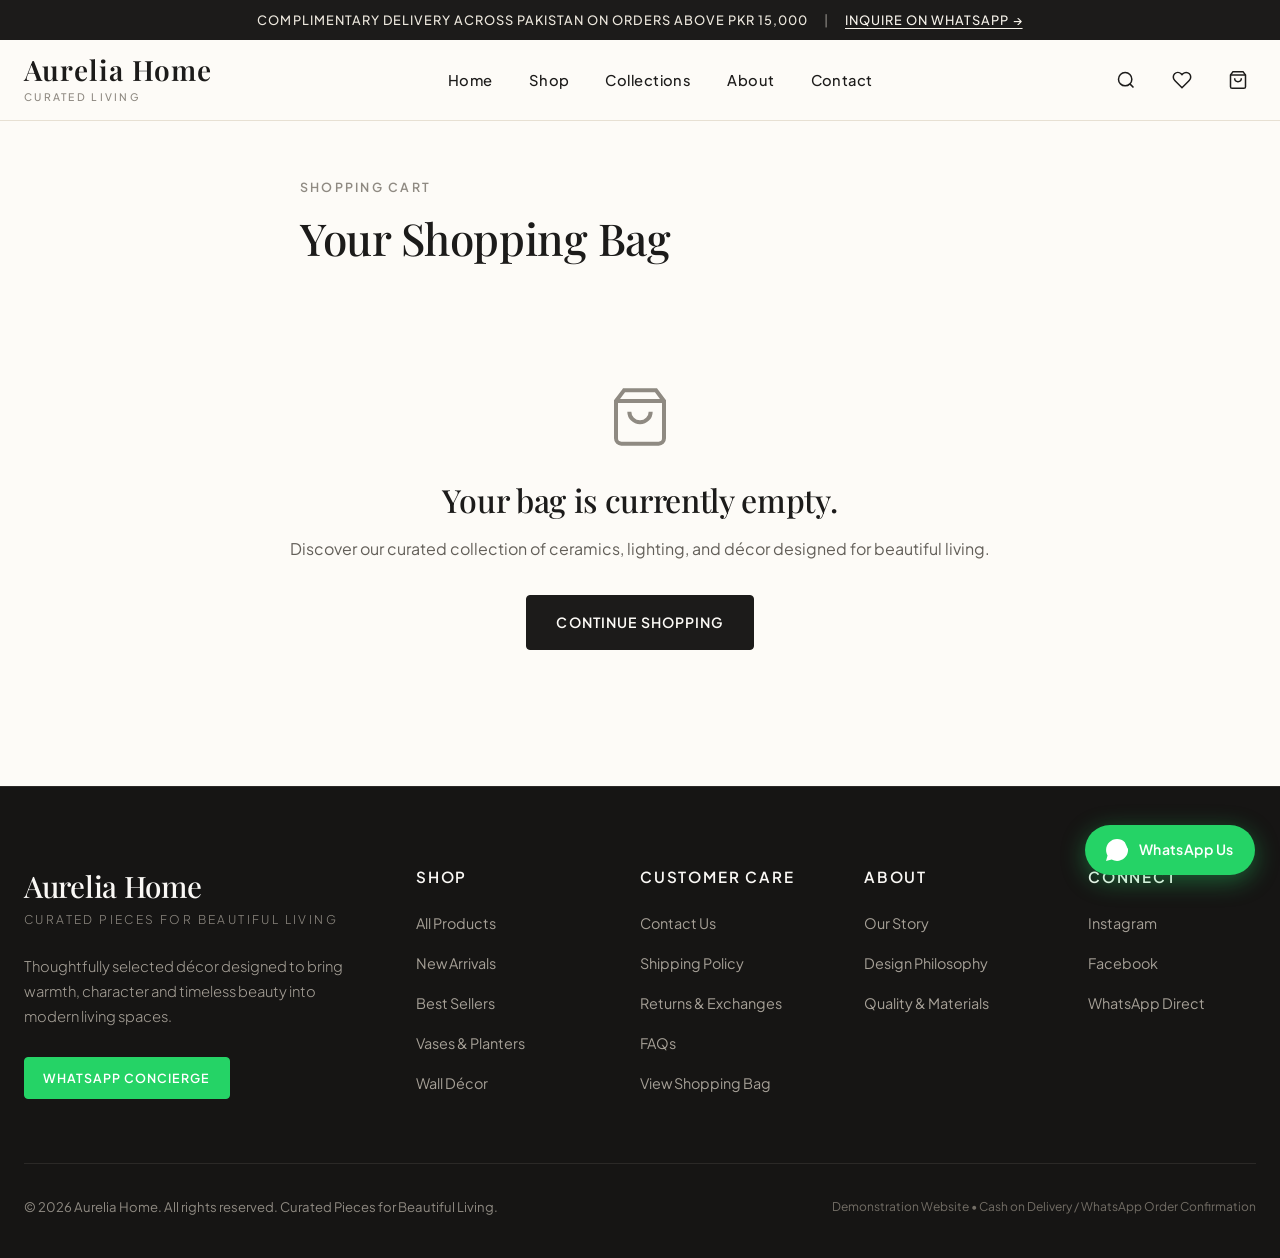
<file: cart.html>
<!DOCTYPE html>
<html lang="en">
<head>
  <meta charset="UTF-8">
  <meta name="viewport" content="width=device-width, initial-scale=1.0">
  <title>Your Shopping Bag | Aurelia Home</title>
  <meta name="description" content="Review your selected home décor pieces, adjust quantities, and proceed to seamless WhatsApp order confirmation.">
  <link rel="stylesheet" href="css/style.css">
  <link rel="icon" type="image/svg+xml" href="assets/logo/aurelia-logo.svg">
</head>
<body>

  <!-- Announcement Bar -->
  <div class="announcement-bar">
    <span>Complimentary Delivery across Pakistan on Orders above PKR 15,000</span>
    <span style="opacity: 0.5;">|</span>
    <a href="https://wa.me/923XXXXXXXXX?text=Hello%20Aurelia%20Home%2C%20I%20have%20an%20inquiry." target="_blank" rel="noopener noreferrer">Inquire on WhatsApp →</a>
  </div>

  <!-- Sticky Header -->
  <header class="site-header">
    <div class="container header-inner">
      <button class="mobile-menu-toggle" aria-label="Open mobile navigation">
        <svg viewBox="0 0 24 24" fill="none" stroke="currentColor" stroke-width="2">
          <line x1="3" y1="12" x2="21" y2="12"></line>
          <line x1="3" y1="6" x2="21" y2="6"></line>
          <line x1="3" y1="18" x2="21" y2="18"></line>
        </svg>
      </button>

      <a href="index.html" class="brand-logo">
        <span class="logo-title">Aurelia Home</span>
        <span class="logo-subtitle">Curated Living</span>
      </a>

      <nav aria-label="Primary Navigation">
        <ul class="nav-menu">
          <li><a href="index.html" class="nav-link">Home</a></li>
          <li><a href="shop.html" class="nav-link">Shop</a></li>
          <li><a href="shop.html?category=vases-planters" class="nav-link">Collections</a></li>
          <li><a href="about.html" class="nav-link">About</a></li>
          <li><a href="contact.html" class="nav-link">Contact</a></li>
        </ul>
      </nav>

      <div class="header-actions">
        <button type="button" class="header-icon-btn header-search-trigger" aria-label="Search Collection" title="Search">
          <svg viewBox="0 0 24 24" fill="none" stroke="currentColor">
            <circle cx="11" cy="11" r="8"></circle>
            <line x1="21" y1="21" x2="16.65" y2="16.65"></line>
          </svg>
        </button>

        <button type="button" class="header-icon-btn header-wishlist-trigger" aria-label="Saved Pieces" title="Wishlist">
          <svg viewBox="0 0 24 24" fill="none" stroke="currentColor">
            <path d="M20.84 4.61a5.5 5.5 0 0 0-7.78 0L12 5.67l-1.06-1.06a5.5 5.5 0 0 0-7.78 7.78l1.06 1.06L12 21.23l7.78-7.78 1.06-1.06a5.5 5.5 0 0 0 0-7.78z"></path>
          </svg>
          <span class="wishlist-count-badge" style="display: none;">0</span>
        </button>

        <a href="cart.html" class="header-icon-btn active" aria-label="View Shopping Bag" title="Shopping Bag">
          <svg viewBox="0 0 24 24" fill="none" stroke="currentColor">
            <path d="M6 2L3 6v14a2 2 0 0 0 2 2h14a2 2 0 0 0 2-2V6l-3-4z"></path>
            <line x1="3" y1="6" x2="21" y2="6"></line>
            <path d="M16 10a4 4 0 0 1-8 0"></path>
          </svg>
          <span class="cart-label-text" style="display: none;">Bag (0)</span>
          <span class="cart-count-badge" style="display: none;">0</span>
        </a>
      </div>
    </div>
  </header>

  <!-- Mobile Drawer Menu -->
  <div class="mobile-nav-overlay">
    <div class="mobile-nav-drawer">
      <div>
        <div class="mobile-drawer-header">
          <span class="serif-font" style="font-size: 1.5rem; font-weight: 600;">Aurelia Home</span>
          <button type="button" class="mobile-drawer-close" aria-label="Close navigation" style="font-size: 1.5rem;">✕</button>
        </div>
        <ul class="mobile-nav-list">
          <li><a href="index.html" class="nav-link">Home</a></li>
          <li><a href="shop.html" class="nav-link">Shop All Pieces</a></li>
          <li><a href="shop.html?category=wall-decor" class="nav-link">Wall Décor</a></li>
          <li><a href="shop.html?category=vases-planters" class="nav-link">Vases & Planters</a></li>
          <li><a href="shop.html?category=cushions-throws" class="nav-link">Cushions & Throws</a></li>
          <li><a href="shop.html?category=lighting" class="nav-link">Lighting</a></li>
          <li><a href="shop.html?category=table-decor" class="nav-link">Table Décor</a></li>
          <li><a href="about.html" class="nav-link">About Our Atelier</a></li>
          <li><a href="contact.html" class="nav-link">Contact & Help</a></li>
        </ul>
      </div>
      <div style="border-top: 1px solid var(--border-light); padding-top: 1.5rem;">
        <a href="https://wa.me/923XXXXXXXXX?text=Hello%20Aurelia%20Home%2C%20I%20would%20like%20to%20inquire%20about%20your%20collection." target="_blank" rel="noopener noreferrer" class="btn btn-whatsapp btn-block">
          Order via WhatsApp
        </a>
      </div>
    </div>
  </div>

  <main>
    <section class="section-py-sm">
      <div class="container">
        
        <div class="section-header" style="text-align: left; margin-bottom: 2.5rem;">
          <span class="text-eyebrow">Shopping Cart</span>
          <h1 class="section-title">Your Shopping Bag</h1>
        </div>

        <!-- Dynamic Cart Content injected by script.js -->
        <div id="cart-page-content"></div>

      </div>
    </section>
  </main>

  <!-- FOOTER -->
  <footer class="site-footer">
    <div class="container">
      <div class="footer-grid">
        <div class="footer-brand">
          <h3 class="logo-title">Aurelia Home</h3>
          <p class="logo-subtitle">Curated Pieces for Beautiful Living</p>
          <p>
            Thoughtfully selected décor designed to bring warmth, character and timeless beauty into modern living spaces.
          </p>
          <div>
            <a href="https://wa.me/923XXXXXXXXX" target="_blank" rel="noopener noreferrer" class="btn btn-sm btn-whatsapp">
              WhatsApp Concierge
            </a>
          </div>
        </div>

        <div class="footer-col">
          <h4>Shop</h4>
          <ul class="footer-links">
            <li><a href="shop.html">All Products</a></li>
            <li><a href="shop.html?sort=newest">New Arrivals</a></li>
            <li><a href="shop.html?sort=best-selling">Best Sellers</a></li>
            <li><a href="shop.html?category=vases-planters">Vases & Planters</a></li>
            <li><a href="shop.html?category=wall-decor">Wall Décor</a></li>
          </ul>
        </div>

        <div class="footer-col">
          <h4>Customer Care</h4>
          <ul class="footer-links">
            <li><a href="contact.html">Contact Us</a></li>
            <li><a href="contact.html#shipping">Shipping Policy</a></li>
            <li><a href="contact.html#returns">Returns & Exchanges</a></li>
            <li><a href="contact.html#faq">FAQs</a></li>
            <li><a href="cart.html">View Shopping Bag</a></li>
          </ul>
        </div>

        <div class="footer-col">
          <h4>About</h4>
          <ul class="footer-links">
            <li><a href="about.html">Our Story</a></li>
            <li><a href="about.html#philosophy">Design Philosophy</a></li>
            <li><a href="about.html#craft">Quality & Materials</a></li>
          </ul>
        </div>

        <div class="footer-col">
          <h4>Connect</h4>
          <ul class="footer-links">
            <li><a href="https://instagram.com" target="_blank" rel="noopener noreferrer">Instagram</a></li>
            <li><a href="https://facebook.com" target="_blank" rel="noopener noreferrer">Facebook</a></li>
            <li><a href="https://wa.me/923XXXXXXXXX" target="_blank" rel="noopener noreferrer">WhatsApp Direct</a></li>
          </ul>
        </div>
      </div>

      <div class="footer-bottom">
        <p>© 2026 Aurelia Home. All rights reserved. Curated Pieces for Beautiful Living.</p>
        <p style="font-size: 0.75rem; color: #736E66;">Demonstration Website • Cash on Delivery / WhatsApp Order Confirmation</p>
      </div>
    </div>
  </footer>

  <!-- FLOATING WHATSAPP BUTTON -->
  <a href="https://wa.me/923XXXXXXXXX?text=Hello%20Aurelia%20Home%2C%20I%20would%20like%20to%20inquire%20about%20your%20pieces." 
     class="floating-whatsapp" 
     target="_blank" 
     rel="noopener noreferrer" 
     aria-label="Chat on WhatsApp">
    <svg viewBox="0 0 24 24" fill="currentColor">
      <path d="M20.52 3.48A11.93 11.93 0 0 0 12.07 0C5.46 0 .09 5.37.09 11.98c0 2.11.55 4.17 1.6 6L0 24l6.21-1.63a11.93 11.93 0 0 0 5.86 1.51h.01c6.61 0 11.98-5.37 11.98-11.98 0-3.2-.1.25-1.25-3.42-3.42zm-8.45 18.49h-.01a9.92 9.92 0 0 1-5.06-1.39l-.36-.22-3.76.99 1-3.66-.24-.38a9.9 9.9 0 0 1-1.52-5.23c0-5.48 4.46-9.94 9.95-9.94a9.88 9.88 0 0 1 7.03 2.91 9.88 9.88 0 0 1 2.92 7.03c0 5.48-4.46 9.94-9.95 9.94zm5.45-7.44c-.3-.15-1.77-.87-2.04-.97-.27-.1-.47-.15-.67.15-.2.3-.77.97-.95 1.17-.17.2-.35.22-.65.07-.3-.15-1.26-.46-2.4-1.48-.89-.79-1.49-1.77-1.66-2.07-.17-.3-.02-.46.13-.61.13-.13.3-.35.45-.52.15-.17.2-.3.3-.5.1-.2.05-.37-.02-.52-.08-.15-.67-1.62-.92-2.22-.24-.58-.49-.5-.67-.51h-.57c-.2 0-.52.07-.8.37-.27.3-1.05 1.03-1.05 2.51s1.08 2.91 1.23 3.11c.15.2 2.12 3.24 5.14 4.54.72.31 1.28.5 1.72.64.72.23 1.38.2 1.9.12.58-.09 1.77-.72 2.02-1.42.25-.7.25-1.3.17-1.42-.07-.12-.27-.2-.57-.35z"/>
    </svg>
    <span>WhatsApp Us</span>
  </a>

  <script src="js/script.js"></script>
</body>
</html>
</file>
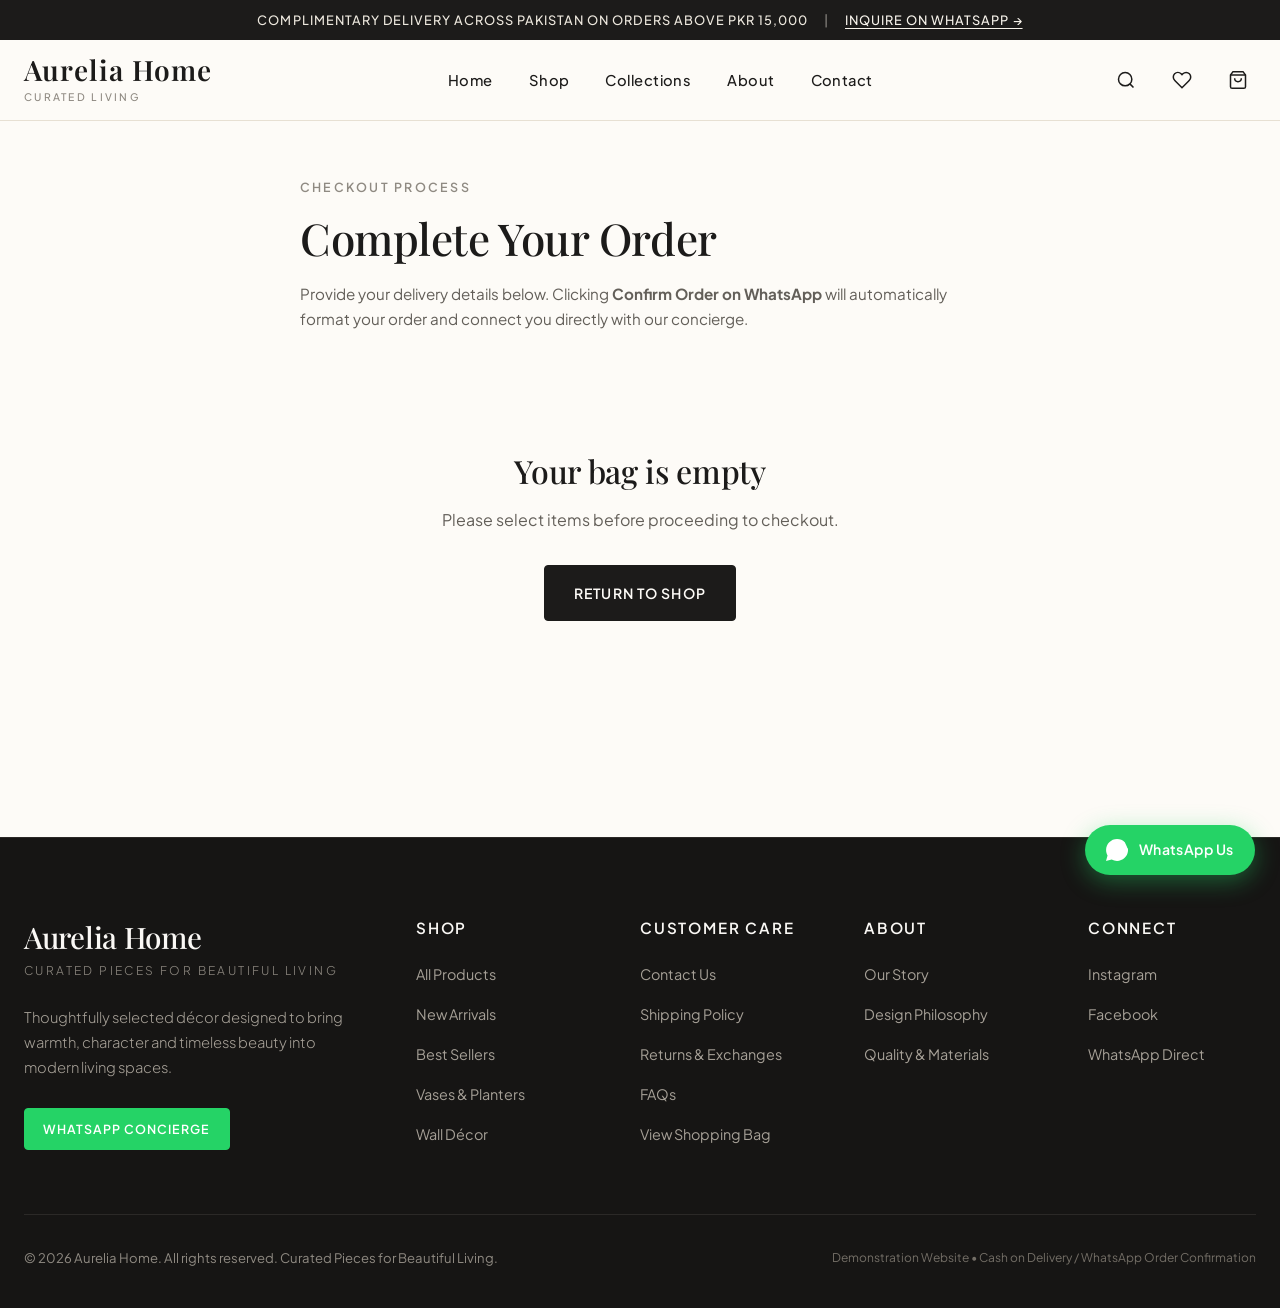
<file: checkout.html>
<!DOCTYPE html>
<html lang="en">
<head>
  <meta charset="UTF-8">
  <meta name="viewport" content="width=device-width, initial-scale=1.0">
  <title>Complete Your Order | Aurelia Home</title>
  <meta name="description" content="Enter your delivery information and confirm your order directly on WhatsApp with Aurelia Home.">
  <link rel="stylesheet" href="css/style.css">
  <link rel="icon" type="image/svg+xml" href="assets/logo/aurelia-logo.svg">
</head>
<body>

  <!-- Announcement Bar -->
  <div class="announcement-bar">
    <span>Complimentary Delivery across Pakistan on Orders above PKR 15,000</span>
    <span style="opacity: 0.5;">|</span>
    <a href="https://wa.me/923XXXXXXXXX?text=Hello%20Aurelia%20Home%2C%20I%20have%20an%20inquiry." target="_blank" rel="noopener noreferrer">Inquire on WhatsApp →</a>
  </div>

  <!-- Sticky Header -->
  <header class="site-header">
    <div class="container header-inner">
      <button class="mobile-menu-toggle" aria-label="Open mobile navigation">
        <svg viewBox="0 0 24 24" fill="none" stroke="currentColor" stroke-width="2">
          <line x1="3" y1="12" x2="21" y2="12"></line>
          <line x1="3" y1="6" x2="21" y2="6"></line>
          <line x1="3" y1="18" x2="21" y2="18"></line>
        </svg>
      </button>

      <a href="index.html" class="brand-logo">
        <span class="logo-title">Aurelia Home</span>
        <span class="logo-subtitle">Curated Living</span>
      </a>

      <nav aria-label="Primary Navigation">
        <ul class="nav-menu">
          <li><a href="index.html" class="nav-link">Home</a></li>
          <li><a href="shop.html" class="nav-link">Shop</a></li>
          <li><a href="shop.html?category=vases-planters" class="nav-link">Collections</a></li>
          <li><a href="about.html" class="nav-link">About</a></li>
          <li><a href="contact.html" class="nav-link">Contact</a></li>
        </ul>
      </nav>

      <div class="header-actions">
        <button type="button" class="header-icon-btn header-search-trigger" aria-label="Search Collection" title="Search">
          <svg viewBox="0 0 24 24" fill="none" stroke="currentColor">
            <circle cx="11" cy="11" r="8"></circle>
            <line x1="21" y1="21" x2="16.65" y2="16.65"></line>
          </svg>
        </button>

        <button type="button" class="header-icon-btn header-wishlist-trigger" aria-label="Saved Pieces" title="Wishlist">
          <svg viewBox="0 0 24 24" fill="none" stroke="currentColor">
            <path d="M20.84 4.61a5.5 5.5 0 0 0-7.78 0L12 5.67l-1.06-1.06a5.5 5.5 0 0 0-7.78 7.78l1.06 1.06L12 21.23l7.78-7.78 1.06-1.06a5.5 5.5 0 0 0 0-7.78z"></path>
          </svg>
          <span class="wishlist-count-badge" style="display: none;">0</span>
        </button>

        <a href="cart.html" class="header-icon-btn" aria-label="View Shopping Bag" title="Shopping Bag">
          <svg viewBox="0 0 24 24" fill="none" stroke="currentColor">
            <path d="M6 2L3 6v14a2 2 0 0 0 2 2h14a2 2 0 0 0 2-2V6l-3-4z"></path>
            <line x1="3" y1="6" x2="21" y2="6"></line>
            <path d="M16 10a4 4 0 0 1-8 0"></path>
          </svg>
          <span class="cart-label-text" style="display: none;">Bag (0)</span>
          <span class="cart-count-badge" style="display: none;">0</span>
        </a>
      </div>
    </div>
  </header>

  <!-- Mobile Drawer Menu -->
  <div class="mobile-nav-overlay">
    <div class="mobile-nav-drawer">
      <div>
        <div class="mobile-drawer-header">
          <span class="serif-font" style="font-size: 1.5rem; font-weight: 600;">Aurelia Home</span>
          <button type="button" class="mobile-drawer-close" aria-label="Close navigation" style="font-size: 1.5rem;">✕</button>
        </div>
        <ul class="mobile-nav-list">
          <li><a href="index.html" class="nav-link">Home</a></li>
          <li><a href="shop.html" class="nav-link">Shop All Pieces</a></li>
          <li><a href="shop.html?category=wall-decor" class="nav-link">Wall Décor</a></li>
          <li><a href="shop.html?category=vases-planters" class="nav-link">Vases & Planters</a></li>
          <li><a href="shop.html?category=cushions-throws" class="nav-link">Cushions & Throws</a></li>
          <li><a href="shop.html?category=lighting" class="nav-link">Lighting</a></li>
          <li><a href="shop.html?category=table-decor" class="nav-link">Table Décor</a></li>
          <li><a href="about.html" class="nav-link">About Our Atelier</a></li>
          <li><a href="contact.html" class="nav-link">Contact & Help</a></li>
        </ul>
      </div>
      <div style="border-top: 1px solid var(--border-light); padding-top: 1.5rem;">
        <a href="https://wa.me/923XXXXXXXXX?text=Hello%20Aurelia%20Home%2C%20I%20would%20like%20to%20inquire%20about%20your%20collection." target="_blank" rel="noopener noreferrer" class="btn btn-whatsapp btn-block">
          Order via WhatsApp
        </a>
      </div>
    </div>
  </div>

  <main>
    <section class="section-py-sm">
      <div class="container">
        
        <div class="section-header" style="text-align: left; margin-bottom: 2.5rem;">
          <span class="text-eyebrow">Checkout Process</span>
          <h1 class="section-title">Complete Your Order</h1>
          <p style="color: var(--text-secondary); font-size: 0.95rem;">
            Provide your delivery details below. Clicking <strong>Confirm Order on WhatsApp</strong> will automatically format your order and connect you directly with our concierge.
          </p>
        </div>

        <!-- MAIN CHECKOUT CONTENT -->
        <div class="checkout-layout" id="checkout-content-wrap">
          
          <!-- Left: Customer & Delivery Details Form -->
          <form id="checkout-form" class="checkout-form-section">
            <h3 class="checkout-section-title serif-font">1. Customer Details</h3>
            
            <div class="form-grid">
              <!-- Full Name -->
              <div class="form-group col-span-2">
                <label class="form-label" for="cust-name">Full Name <span class="required">*</span></label>
                <input type="text" id="cust-name" class="form-control" placeholder="e.g. Hassan Khan" required>
              </div>

              <!-- Phone Number -->
              <div class="form-group">
                <label class="form-label" for="cust-phone">Phone Number <span class="required">*</span></label>
                <input type="tel" id="cust-phone" class="form-control" placeholder="03XXXXXXXXX" required>
              </div>

              <!-- WhatsApp Number -->
              <div class="form-group">
                <label class="form-label" for="cust-whatsapp">WhatsApp Number (if different)</label>
                <input type="tel" id="cust-whatsapp" class="form-control" placeholder="03XXXXXXXXX">
              </div>

              <!-- Email -->
              <div class="form-group col-span-2">
                <label class="form-label" for="cust-email">Email Address (Optional)</label>
                <input type="email" id="cust-email" class="form-control" placeholder="hassan@example.com">
              </div>

              <!-- City Selection -->
              <div class="form-group">
                <label class="form-label" for="cust-city">City <span class="required">*</span></label>
                <select id="cust-city" class="form-control" required>
                  <option value="" disabled selected>Select Your City</option>
                  <option value="Karachi">Karachi</option>
                  <option value="Lahore">Lahore</option>
                  <option value="Islamabad">Islamabad</option>
                  <option value="Rawalpindi">Rawalpindi</option>
                  <option value="Faisalabad">Faisalabad</option>
                  <option value="Peshawar">Peshawar</option>
                  <option value="Multan">Multan</option>
                  <option value="Quetta">Quetta</option>
                  <option value="Sialkot">Sialkot</option>
                  <option value="Gujranwala">Gujranwala</option>
                  <option value="Hyderabad">Hyderabad</option>
                  <option value="Other">Other City</option>
                </select>
              </div>

              <!-- Area / Neighborhood -->
              <div class="form-group">
                <label class="form-label" for="cust-area">Area / Neighborhood <span class="required">*</span></label>
                <input type="text" id="cust-area" class="form-control" placeholder="e.g. Model Colony / DHA Phase 5" required>
              </div>

              <!-- Complete Street Address -->
              <div class="form-group col-span-2">
                <label class="form-label" for="cust-address">Complete Address <span class="required">*</span></label>
                <textarea id="cust-address" class="form-control" rows="3" placeholder="House / Flat No., Street, Sector, Landmark" required></textarea>
              </div>

              <!-- Order Notes -->
              <div class="form-group col-span-2">
                <label class="form-label" for="cust-notes">Order Notes (Optional)</label>
                <textarea id="cust-notes" class="form-control" rows="2" placeholder="Special delivery instructions, preferred timing, or gift packaging requests..."></textarea>
              </div>
            </div>

            <!-- Delivery Method -->
            <h3 class="checkout-section-title serif-font">2. Delivery Method</h3>
            <div class="payment-method-box" style="margin-bottom: 2rem;">
              <svg width="22" height="22" viewBox="0 0 24 24" fill="none" stroke="currentColor" stroke-width="2">
                <rect x="1" y="3" width="15" height="13"></rect>
                <polygon points="16 8 20 8 23 11 23 16 16 16 16 8"></polygon>
                <circle cx="5.5" cy="18.5" r="2.5"></circle>
                <circle cx="18.5" cy="18.5" r="2.5"></circle>
              </svg>
              <div>
                <h5>Standard Home Delivery (Pakistan)</h5>
                <p>Tracked delivery to your doorstep within 2–4 business days. Flat rate PKR 250 (Free for orders over PKR 15,000).</p>
              </div>
            </div>

            <!-- Payment Method -->
            <h3 class="checkout-section-title serif-font">3. Payment & Confirmation</h3>
            <div class="payment-method-box">
              <svg width="24" height="24" viewBox="0 0 24 24" fill="none" stroke="currentColor" stroke-width="2">
                <path d="M21 11.5a8.38 8.38 0 0 1-.9 3.8 8.5 8.5 0 0 1-7.6 4.7 8.38 8.38 0 0 1-3.8-.9L3 21l1.9-5.7a8.38 8.38 0 0 1-.9-3.8 8.5 8.5 0 0 1 4.7-7.6 8.38 8.38 0 0 1 3.8-.9h.5a8.48 8.48 0 0 1 8 8v.5z"></path>
              </svg>
              <div>
                <h5>Cash on Delivery / Order Confirmation via WhatsApp</h5>
                <p>
                  No advance card payment required. Clicking the button below generates your order receipt and opens our direct WhatsApp concierge chat. Pay comfortably with Cash on Delivery once your parcel arrives.
                </p>
              </div>
            </div>

            <button type="submit" class="btn btn-whatsapp btn-block" style="font-size: 1rem; padding: 1.1rem;">
              <svg width="22" height="22" viewBox="0 0 24 24" fill="currentColor">
                <path d="M20.52 3.48A11.93 11.93 0 0 0 12.07 0C5.46 0 .09 5.37.09 11.98c0 2.11.55 4.17 1.6 6L0 24l6.21-1.63a11.93 11.93 0 0 0 5.86 1.51h.01c6.61 0 11.98-5.37 11.98-11.98 0-3.2-.1.25-1.25-3.42-3.42zm-8.45 18.49h-.01a9.92 9.92 0 0 1-5.06-1.39l-.36-.22-3.76.99 1-3.66-.24-.38a9.9 9.9 0 0 1-1.52-5.23c0-5.48 4.46-9.94 9.95-9.94a9.88 9.88 0 0 1 7.03 2.91 9.88 9.88 0 0 1 2.92 7.03c0 5.48-4.46 9.94-9.95 9.94zm5.45-7.44c-.3-.15-1.77-.87-2.04-.97-.27-.1-.47-.15-.67.15-.2.3-.77.97-.95 1.17-.17.2-.35.22-.65.07-.3-.15-1.26-.46-2.4-1.48-.89-.79-1.49-1.77-1.66-2.07-.17-.3-.02-.46.13-.61.13-.13.3-.35.45-.52.15-.17.2-.3.3-.5.1-.2.05-.37-.02-.52-.08-.15-.67-1.62-.92-2.22-.24-.58-.49-.5-.67-.51h-.57c-.2 0-.52.07-.8.37-.27.3-1.05 1.03-1.05 2.51s1.08 2.91 1.23 3.11c.15.2 2.12 3.24 5.14 4.54.72.31 1.28.5 1.72.64.72.23 1.38.2 1.9.12.58-.09 1.77-.72 2.02-1.42.25-.7.25-1.3.17-1.42-.07-.12-.27-.2-.57-.35z"/>
              </svg>
              Confirm Order on WhatsApp
            </button>
          </form>

          <!-- Right: Order Summary Breakdown -->
          <div class="order-summary-card">
            <h3 class="serif-font" style="font-size: 1.4rem;">Order Review</h3>
            
            <div id="checkout-summary-items" style="max-height: 320px; overflow-y: auto; margin-bottom: 1.5rem; padding-bottom: 0.5rem; border-bottom: 1px solid var(--border-light);">
              <!-- Rendered by script.js -->
            </div>

            <div class="summary-line">
              <span>Subtotal</span>
              <span id="checkout-subtotal" style="font-weight: 600;">PKR 0</span>
            </div>

            <div class="summary-line">
              <span>Delivery (Home Delivery)</span>
              <span id="checkout-delivery" style="font-weight: 600;">PKR 250</span>
            </div>

            <div class="summary-line total-line">
              <span>Total Payable</span>
              <span id="checkout-total">PKR 0</span>
            </div>

            <div style="margin-top: 1.5rem; font-size: 0.8rem; color: var(--text-muted); line-height: 1.6;">
              <p>✔ Cash on Delivery across Pakistan</p>
              <p>✔ Fragile items packed in custom cushioning</p>
              <p>✔ Instant order status tracking via WhatsApp</p>
            </div>
          </div>

        </div>

        <!-- ORDER SUCCESS SCREEN (Revealed after WhatsApp confirmation) -->
        <div class="order-success-screen" id="order-success-screen">
          <div class="success-icon-wrap">
            <svg width="36" height="36" viewBox="0 0 24 24" fill="none" stroke="currentColor" stroke-width="2.5">
              <polyline points="20 6 9 17 4 12"></polyline>
            </svg>
          </div>

          <span class="order-number-badge" id="success-order-number">AH-2026-001</span>
          
          <h1 class="serif-font" style="font-size: 2.2rem; margin-bottom: 1rem;">Your Order Is Ready</h1>
          
          <p style="color: var(--text-secondary); max-width: 480px; margin: 0 auto 1.5rem auto; line-height: 1.7;">
            We've prepared your order details for WhatsApp. Please send the message to confirm your order with Aurelia Home.
          </p>

          <!-- Generated WhatsApp Preview Box -->
          <div class="order-summary-preview" id="success-summary-preview"></div>

          <div style="display: flex; flex-direction: column; gap: 0.85rem; max-width: 320px; margin: 2rem auto 0 auto;">
            <a href="#" id="success-send-wa-again" target="_blank" rel="noopener noreferrer" class="btn btn-whatsapp">
              Open WhatsApp Again
            </a>
            <a href="shop.html" class="btn btn-secondary">
              Continue Shopping
            </a>
            <a href="index.html" class="btn btn-sm" style="color: var(--text-muted);">
              Back to Home
            </a>
          </div>
        </div>

      </div>
    </section>
  </main>

  <!-- FOOTER -->
  <footer class="site-footer">
    <div class="container">
      <div class="footer-grid">
        <div class="footer-brand">
          <h3 class="logo-title">Aurelia Home</h3>
          <p class="logo-subtitle">Curated Pieces for Beautiful Living</p>
          <p>
            Thoughtfully selected décor designed to bring warmth, character and timeless beauty into modern living spaces.
          </p>
          <div>
            <a href="https://wa.me/923XXXXXXXXX" target="_blank" rel="noopener noreferrer" class="btn btn-sm btn-whatsapp">
              WhatsApp Concierge
            </a>
          </div>
        </div>

        <div class="footer-col">
          <h4>Shop</h4>
          <ul class="footer-links">
            <li><a href="shop.html">All Products</a></li>
            <li><a href="shop.html?sort=newest">New Arrivals</a></li>
            <li><a href="shop.html?sort=best-selling">Best Sellers</a></li>
            <li><a href="shop.html?category=vases-planters">Vases & Planters</a></li>
            <li><a href="shop.html?category=wall-decor">Wall Décor</a></li>
          </ul>
        </div>

        <div class="footer-col">
          <h4>Customer Care</h4>
          <ul class="footer-links">
            <li><a href="contact.html">Contact Us</a></li>
            <li><a href="contact.html#shipping">Shipping Policy</a></li>
            <li><a href="contact.html#returns">Returns & Exchanges</a></li>
            <li><a href="contact.html#faq">FAQs</a></li>
            <li><a href="cart.html">View Shopping Bag</a></li>
          </ul>
        </div>

        <div class="footer-col">
          <h4>About</h4>
          <ul class="footer-links">
            <li><a href="about.html">Our Story</a></li>
            <li><a href="about.html#philosophy">Design Philosophy</a></li>
            <li><a href="about.html#craft">Quality & Materials</a></li>
          </ul>
        </div>

        <div class="footer-col">
          <h4>Connect</h4>
          <ul class="footer-links">
            <li><a href="https://instagram.com" target="_blank" rel="noopener noreferrer">Instagram</a></li>
            <li><a href="https://facebook.com" target="_blank" rel="noopener noreferrer">Facebook</a></li>
            <li><a href="https://wa.me/923XXXXXXXXX" target="_blank" rel="noopener noreferrer">WhatsApp Direct</a></li>
          </ul>
        </div>
      </div>

      <div class="footer-bottom">
        <p>© 2026 Aurelia Home. All rights reserved. Curated Pieces for Beautiful Living.</p>
        <p style="font-size: 0.75rem; color: #736E66;">Demonstration Website • Cash on Delivery / WhatsApp Order Confirmation</p>
      </div>
    </div>
  </footer>

  <!-- FLOATING WHATSAPP BUTTON -->
  <a href="https://wa.me/923XXXXXXXXX?text=Hello%20Aurelia%20Home%2C%20I%20would%20like%20to%20inquire%20about%20your%20pieces." 
     class="floating-whatsapp" 
     target="_blank" 
     rel="noopener noreferrer" 
     aria-label="Chat on WhatsApp">
    <svg viewBox="0 0 24 24" fill="currentColor">
      <path d="M20.52 3.48A11.93 11.93 0 0 0 12.07 0C5.46 0 .09 5.37.09 11.98c0 2.11.55 4.17 1.6 6L0 24l6.21-1.63a11.93 11.93 0 0 0 5.86 1.51h.01c6.61 0 11.98-5.37 11.98-11.98 0-3.2-.1.25-1.25-3.42-3.42zm-8.45 18.49h-.01a9.92 9.92 0 0 1-5.06-1.39l-.36-.22-3.76.99 1-3.66-.24-.38a9.9 9.9 0 0 1-1.52-5.23c0-5.48 4.46-9.94 9.95-9.94a9.88 9.88 0 0 1 7.03 2.91 9.88 9.88 0 0 1 2.92 7.03c0 5.48-4.46 9.94-9.95 9.94zm5.45-7.44c-.3-.15-1.77-.87-2.04-.97-.27-.1-.47-.15-.67.15-.2.3-.77.97-.95 1.17-.17.2-.35.22-.65.07-.3-.15-1.26-.46-2.4-1.48-.89-.79-1.49-1.77-1.66-2.07-.17-.3-.02-.46.13-.61.13-.13.3-.35.45-.52.15-.17.2-.3.3-.5.1-.2.05-.37-.02-.52-.08-.15-.67-1.62-.92-2.22-.24-.58-.49-.5-.67-.51h-.57c-.2 0-.52.07-.8.37-.27.3-1.05 1.03-1.05 2.51s1.08 2.91 1.23 3.11c.15.2 2.12 3.24 5.14 4.54.72.31 1.28.5 1.72.64.72.23 1.38.2 1.9.12.58-.09 1.77-.72 2.02-1.42.25-.7.25-1.3.17-1.42-.07-.12-.27-.2-.57-.35z"/>
    </svg>
    <span>WhatsApp Us</span>
  </a>

  <script src="js/script.js"></script>
</body>
</html>
</file>
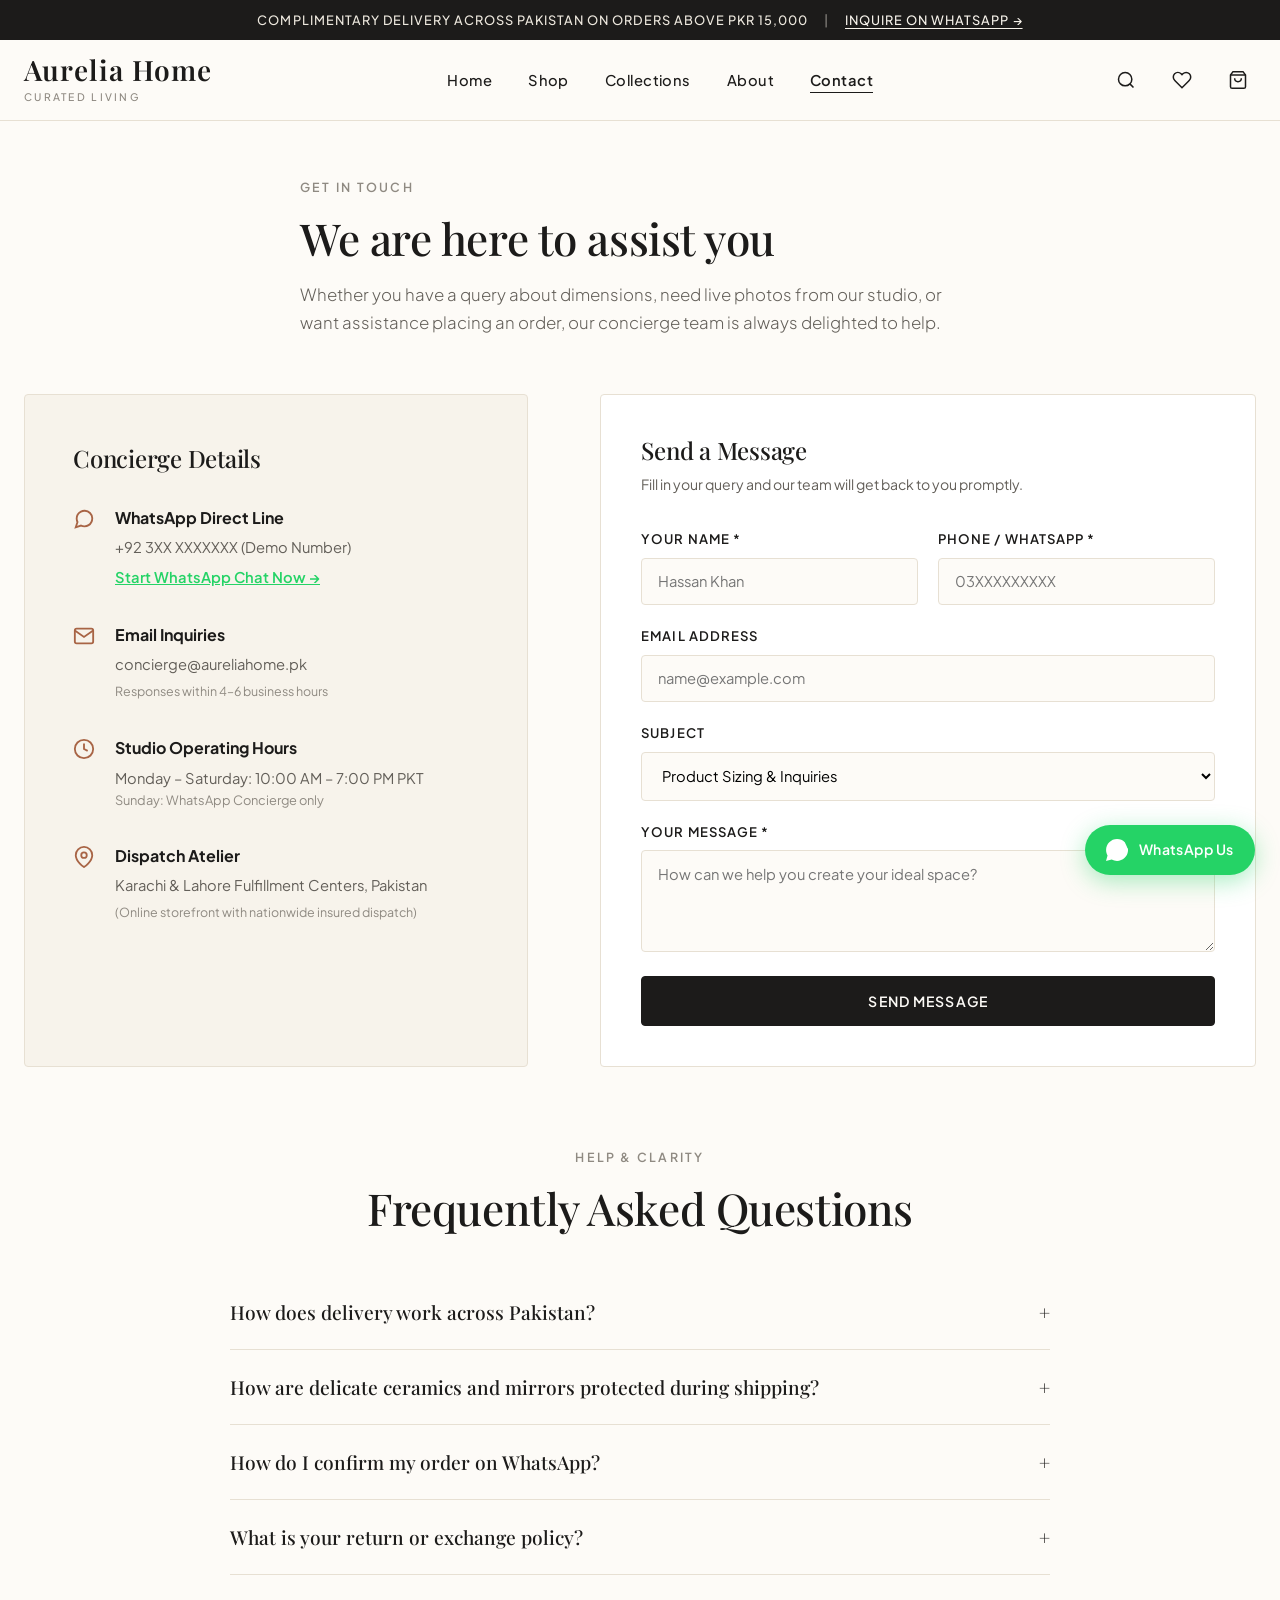
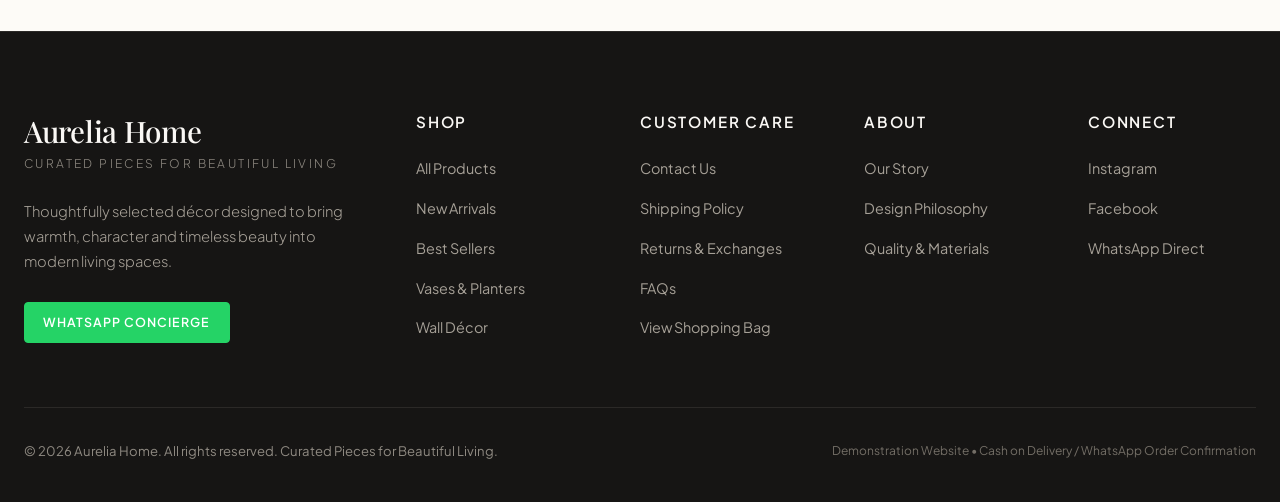
<file: contact.html>
<!DOCTYPE html>
<html lang="en">
<head>
  <meta charset="UTF-8">
  <meta name="viewport" content="width=device-width, initial-scale=1.0">
  <title>Contact & Concierge | Aurelia Home</title>
  <meta name="description" content="Reach the Aurelia Home concierge team for product inquiries, bespoke sourcing, and nationwide order tracking.">
  <link rel="stylesheet" href="css/style.css">
  <link rel="icon" type="image/svg+xml" href="assets/logo/aurelia-logo.svg">
</head>
<body>

  <!-- Announcement Bar -->
  <div class="announcement-bar">
    <span>Complimentary Delivery across Pakistan on Orders above PKR 15,000</span>
    <span style="opacity: 0.5;">|</span>
    <a href="https://wa.me/923XXXXXXXXX?text=Hello%20Aurelia%20Home%2C%20I%20have%20an%20inquiry." target="_blank" rel="noopener noreferrer">Inquire on WhatsApp →</a>
  </div>

  <!-- Sticky Header -->
  <header class="site-header">
    <div class="container header-inner">
      <button class="mobile-menu-toggle" aria-label="Open mobile navigation">
        <svg viewBox="0 0 24 24" fill="none" stroke="currentColor" stroke-width="2">
          <line x1="3" y1="12" x2="21" y2="12"></line>
          <line x1="3" y1="6" x2="21" y2="6"></line>
          <line x1="3" y1="18" x2="21" y2="18"></line>
        </svg>
      </button>

      <a href="index.html" class="brand-logo">
        <span class="logo-title">Aurelia Home</span>
        <span class="logo-subtitle">Curated Living</span>
      </a>

      <nav aria-label="Primary Navigation">
        <ul class="nav-menu">
          <li><a href="index.html" class="nav-link">Home</a></li>
          <li><a href="shop.html" class="nav-link">Shop</a></li>
          <li><a href="shop.html?category=vases-planters" class="nav-link">Collections</a></li>
          <li><a href="about.html" class="nav-link">About</a></li>
          <li><a href="contact.html" class="nav-link active">Contact</a></li>
        </ul>
      </nav>

      <div class="header-actions">
        <button type="button" class="header-icon-btn header-search-trigger" aria-label="Search Collection" title="Search">
          <svg viewBox="0 0 24 24" fill="none" stroke="currentColor">
            <circle cx="11" cy="11" r="8"></circle>
            <line x1="21" y1="21" x2="16.65" y2="16.65"></line>
          </svg>
        </button>

        <button type="button" class="header-icon-btn header-wishlist-trigger" aria-label="Saved Pieces" title="Wishlist">
          <svg viewBox="0 0 24 24" fill="none" stroke="currentColor">
            <path d="M20.84 4.61a5.5 5.5 0 0 0-7.78 0L12 5.67l-1.06-1.06a5.5 5.5 0 0 0-7.78 7.78l1.06 1.06L12 21.23l7.78-7.78 1.06-1.06a5.5 5.5 0 0 0 0-7.78z"></path>
          </svg>
          <span class="wishlist-count-badge" style="display: none;">0</span>
        </button>

        <a href="cart.html" class="header-icon-btn" aria-label="View Shopping Bag" title="Shopping Bag">
          <svg viewBox="0 0 24 24" fill="none" stroke="currentColor">
            <path d="M6 2L3 6v14a2 2 0 0 0 2 2h14a2 2 0 0 0 2-2V6l-3-4z"></path>
            <line x1="3" y1="6" x2="21" y2="6"></line>
            <path d="M16 10a4 4 0 0 1-8 0"></path>
          </svg>
          <span class="cart-label-text" style="display: none;">Bag (0)</span>
          <span class="cart-count-badge" style="display: none;">0</span>
        </a>
      </div>
    </div>
  </header>

  <!-- Mobile Drawer Menu -->
  <div class="mobile-nav-overlay">
    <div class="mobile-nav-drawer">
      <div>
        <div class="mobile-drawer-header">
          <span class="serif-font" style="font-size: 1.5rem; font-weight: 600;">Aurelia Home</span>
          <button type="button" class="mobile-drawer-close" aria-label="Close navigation" style="font-size: 1.5rem;">✕</button>
        </div>
        <ul class="mobile-nav-list">
          <li><a href="index.html" class="nav-link">Home</a></li>
          <li><a href="shop.html" class="nav-link">Shop All Pieces</a></li>
          <li><a href="shop.html?category=wall-decor" class="nav-link">Wall Décor</a></li>
          <li><a href="shop.html?category=vases-planters" class="nav-link">Vases & Planters</a></li>
          <li><a href="shop.html?category=cushions-throws" class="nav-link">Cushions & Throws</a></li>
          <li><a href="shop.html?category=lighting" class="nav-link">Lighting</a></li>
          <li><a href="shop.html?category=table-decor" class="nav-link">Table Décor</a></li>
          <li><a href="about.html" class="nav-link">About Our Atelier</a></li>
          <li><a href="contact.html" class="nav-link active">Contact & Help</a></li>
        </ul>
      </div>
      <div style="border-top: 1px solid var(--border-light); padding-top: 1.5rem;">
        <a href="https://wa.me/923XXXXXXXXX?text=Hello%20Aurelia%20Home%2C%20I%20would%20like%20to%20inquire%20about%20your%20collection." target="_blank" rel="noopener noreferrer" class="btn btn-whatsapp btn-block">
          Order via WhatsApp
        </a>
      </div>
    </div>
  </div>

  <main>
    <section class="section-py-sm">
      <div class="container">
        
        <div class="section-header" style="text-align: left; margin-bottom: 3.5rem;">
          <span class="text-eyebrow">Get in Touch</span>
          <h1 class="section-title">We are here to assist you</h1>
          <p class="section-description">
            Whether you have a query about dimensions, need live photos from our studio, or want assistance placing an order, our concierge team is always delighted to help.
          </p>
        </div>

        <div class="contact-layout">
          
          <!-- Left: Information Cards & WhatsApp Quick Link -->
          <div class="contact-info-card">
            <h3 class="serif-font" style="font-size: 1.5rem; margin-bottom: 2rem;">Concierge Details</h3>

            <div class="contact-info-item">
              <svg width="22" height="22" viewBox="0 0 24 24" fill="none" stroke="currentColor" stroke-width="2">
                <path d="M21 11.5a8.38 8.38 0 0 1-.9 3.8 8.5 8.5 0 0 1-7.6 4.7 8.38 8.38 0 0 1-3.8-.9L3 21l1.9-5.7a8.38 8.38 0 0 1-.9-3.8 8.5 8.5 0 0 1 4.7-7.6 8.38 8.38 0 0 1 3.8-.9h.5a8.48 8.48 0 0 1 8 8v.5z"></path>
              </svg>
              <div>
                <h5>WhatsApp Direct Line</h5>
                <p style="margin-bottom: 0.25rem;">+92 3XX XXXXXXX (Demo Number)</p>
                <a href="https://wa.me/923XXXXXXXXX?text=Hello%20Aurelia%20Home%2C%20I%20have%20an%20inquiry." target="_blank" rel="noopener noreferrer" style="color: var(--whatsapp-green); font-weight: 600; text-decoration: underline;">
                  Start WhatsApp Chat Now →
                </a>
              </div>
            </div>

            <div class="contact-info-item">
              <svg width="22" height="22" viewBox="0 0 24 24" fill="none" stroke="currentColor" stroke-width="2">
                <path d="M4 4h16c1.1 0 2 .9 2 2v12c0 1.1-.9 2-2 2H4c-1.1 0-2-.9-2-2V6c0-1.1.9-2 2-2z"></path>
                <polyline points="22,6 12,13 2,6"></polyline>
              </svg>
              <div>
                <h5>Email Inquiries</h5>
                <p>concierge@aureliahome.pk</p>
                <span style="font-size: 0.78rem; color: var(--text-muted);">Responses within 4–6 business hours</span>
              </div>
            </div>

            <div class="contact-info-item">
              <svg width="22" height="22" viewBox="0 0 24 24" fill="none" stroke="currentColor" stroke-width="2">
                <circle cx="12" cy="12" r="10"></circle>
                <polyline points="12 6 12 12 16 14"></polyline>
              </svg>
              <div>
                <h5>Studio Operating Hours</h5>
                <p>Monday – Saturday: 10:00 AM – 7:00 PM PKT</p>
                <p style="font-size: 0.8rem; color: var(--text-muted);">Sunday: WhatsApp Concierge only</p>
              </div>
            </div>

            <div class="contact-info-item" style="margin-bottom: 0;">
              <svg width="22" height="22" viewBox="0 0 24 24" fill="none" stroke="currentColor" stroke-width="2">
                <path d="M21 10c0 7-9 13-9 13s-9-6-9-13a9 9 0 0 1 18 0z"></path>
                <circle cx="12" cy="10" r="3"></circle>
              </svg>
              <div>
                <h5>Dispatch Atelier</h5>
                <p>Karachi & Lahore Fulfillment Centers, Pakistan</p>
                <span style="font-size: 0.78rem; color: var(--text-muted);">(Online storefront with nationwide insured dispatch)</span>
              </div>
            </div>
          </div>

          <!-- Right: Interactive Contact Form -->
          <div class="checkout-form-section" style="padding: 2.5rem;">
            <h3 class="serif-font" style="font-size: 1.5rem; margin-bottom: 0.5rem;">Send a Message</h3>
            <p style="color: var(--text-secondary); font-size: 0.88rem; margin-bottom: 2rem;">
              Fill in your query and our team will get back to you promptly.
            </p>

            <form id="contact-page-form">
              <div class="form-grid" style="margin-bottom: 1.5rem;">
                <div class="form-group">
                  <label class="form-label" for="contact-name">Your Name *</label>
                  <input type="text" id="contact-name" class="form-control" placeholder="Hassan Khan" required>
                </div>
                <div class="form-group">
                  <label class="form-label" for="contact-phone">Phone / WhatsApp *</label>
                  <input type="tel" id="contact-phone" class="form-control" placeholder="03XXXXXXXXX" required>
                </div>
                <div class="form-group col-span-2">
                  <label class="form-label" for="contact-email">Email Address</label>
                  <input type="email" id="contact-email" class="form-control" placeholder="name@example.com">
                </div>
                <div class="form-group col-span-2">
                  <label class="form-label" for="contact-subject">Subject</label>
                  <select id="contact-subject" class="form-control">
                    <option value="product-inquiry">Product Sizing & Inquiries</option>
                    <option value="order-status">Existing Order Status</option>
                    <option value="custom-decor">Interior Styling Guidance</option>
                    <option value="wholesale">Wholesale & Trade Inquiries</option>
                    <option value="other">General Question</option>
                  </select>
                </div>
                <div class="form-group col-span-2">
                  <label class="form-label" for="contact-message">Your Message *</label>
                  <textarea id="contact-message" class="form-control" rows="4" placeholder="How can we help you create your ideal space?" required></textarea>
                </div>
              </div>

              <button type="submit" class="btn btn-primary btn-block">Send Message</button>
              <div id="contact-feedback" style="display: none; margin-top: 1rem; color: var(--accent-olive); font-weight: 500; font-size: 0.9rem;"></div>
            </form>
          </div>

        </div>

        <!-- FREQUENTLY ASKED QUESTIONS SECTION -->
        <section class="faq-section" id="faq">
          <div class="section-header" style="margin-bottom: 2.5rem;">
            <span class="text-eyebrow">Help & Clarity</span>
            <h2 class="section-title">Frequently Asked Questions</h2>
          </div>

          <div class="faq-item" id="shipping">
            <button type="button" class="faq-question">
              <span>How does delivery work across Pakistan?</span>
              <span class="faq-icon">+</span>
            </button>
            <div class="faq-answer">
              <p>
                We deliver nationwide across Pakistan via trusted courier partners. Deliveries to major cities (Karachi, Lahore, Islamabad, Rawalpindi) typically take 2–3 business days, while other regional hubs take 3–5 business days. Standard delivery is flat PKR 250, and completely complimentary on all orders above PKR 15,000.
              </p>
            </div>
          </div>

          <div class="faq-item">
            <button type="button" class="faq-question">
              <span>How are delicate ceramics and mirrors protected during shipping?</span>
              <span class="faq-icon">+</span>
            </button>
            <div class="faq-answer">
              <p>
                Fragile pieces—such as our arch mirrors and stoneware vases—are double-boxed with custom high-density shock-absorbing foam and reinforced structural corner guards to ensure they arrive in pristine condition.
              </p>
            </div>
          </div>

          <div class="faq-item">
            <button type="button" class="faq-question">
              <span>How do I confirm my order on WhatsApp?</span>
              <span class="faq-icon">+</span>
            </button>
            <div class="faq-answer">
              <p>
                When you click "Confirm Order on WhatsApp" on the checkout page, our system automatically compiles your item list, delivery address, and order total into a pre-formatted message. Simply click send in the opened WhatsApp chat window, and our concierge will verify your booking immediately.
              </p>
            </div>
          </div>

          <div class="faq-item" id="returns">
            <button type="button" class="faq-question">
              <span>What is your return or exchange policy?</span>
              <span class="faq-icon">+</span>
            </button>
            <div class="faq-answer">
              <p>
                We offer a 7-day peace-of-mind exchange policy. In the unlikely event of transit damage or a defect upon receipt, simply send a photo to our WhatsApp concierge within 48 hours of delivery, and we will arrange an immediate replacement at zero additional shipping cost.
              </p>
            </div>
          </div>
        </section>

      </div>
    </section>
  </main>

  <!-- FOOTER -->
  <footer class="site-footer">
    <div class="container">
      <div class="footer-grid">
        <div class="footer-brand">
          <h3 class="logo-title">Aurelia Home</h3>
          <p class="logo-subtitle">Curated Pieces for Beautiful Living</p>
          <p>
            Thoughtfully selected décor designed to bring warmth, character and timeless beauty into modern living spaces.
          </p>
          <div>
            <a href="https://wa.me/923XXXXXXXXX" target="_blank" rel="noopener noreferrer" class="btn btn-sm btn-whatsapp">
              WhatsApp Concierge
            </a>
          </div>
        </div>

        <div class="footer-col">
          <h4>Shop</h4>
          <ul class="footer-links">
            <li><a href="shop.html">All Products</a></li>
            <li><a href="shop.html?sort=newest">New Arrivals</a></li>
            <li><a href="shop.html?sort=best-selling">Best Sellers</a></li>
            <li><a href="shop.html?category=vases-planters">Vases & Planters</a></li>
            <li><a href="shop.html?category=wall-decor">Wall Décor</a></li>
          </ul>
        </div>

        <div class="footer-col">
          <h4>Customer Care</h4>
          <ul class="footer-links">
            <li><a href="contact.html">Contact Us</a></li>
            <li><a href="contact.html#shipping">Shipping Policy</a></li>
            <li><a href="contact.html#returns">Returns & Exchanges</a></li>
            <li><a href="contact.html#faq">FAQs</a></li>
            <li><a href="cart.html">View Shopping Bag</a></li>
          </ul>
        </div>

        <div class="footer-col">
          <h4>About</h4>
          <ul class="footer-links">
            <li><a href="about.html">Our Story</a></li>
            <li><a href="about.html#philosophy">Design Philosophy</a></li>
            <li><a href="about.html#craft">Quality & Materials</a></li>
          </ul>
        </div>

        <div class="footer-col">
          <h4>Connect</h4>
          <ul class="footer-links">
            <li><a href="https://instagram.com" target="_blank" rel="noopener noreferrer">Instagram</a></li>
            <li><a href="https://facebook.com" target="_blank" rel="noopener noreferrer">Facebook</a></li>
            <li><a href="https://wa.me/923XXXXXXXXX" target="_blank" rel="noopener noreferrer">WhatsApp Direct</a></li>
          </ul>
        </div>
      </div>

      <div class="footer-bottom">
        <p>© 2026 Aurelia Home. All rights reserved. Curated Pieces for Beautiful Living.</p>
        <p style="font-size: 0.75rem; color: #736E66;">Demonstration Website • Cash on Delivery / WhatsApp Order Confirmation</p>
      </div>
    </div>
  </footer>

  <!-- FLOATING WHATSAPP BUTTON -->
  <a href="https://wa.me/923XXXXXXXXX?text=Hello%20Aurelia%20Home%2C%20I%20would%20like%20to%20inquire%20about%20your%20pieces." 
     class="floating-whatsapp" 
     target="_blank" 
     rel="noopener noreferrer" 
     aria-label="Chat on WhatsApp">
    <svg viewBox="0 0 24 24" fill="currentColor">
      <path d="M20.52 3.48A11.93 11.93 0 0 0 12.07 0C5.46 0 .09 5.37.09 11.98c0 2.11.55 4.17 1.6 6L0 24l6.21-1.63a11.93 11.93 0 0 0 5.86 1.51h.01c6.61 0 11.98-5.37 11.98-11.98 0-3.2-.1.25-1.25-3.42-3.42zm-8.45 18.49h-.01a9.92 9.92 0 0 1-5.06-1.39l-.36-.22-3.76.99 1-3.66-.24-.38a9.9 9.9 0 0 1-1.52-5.23c0-5.48 4.46-9.94 9.95-9.94a9.88 9.88 0 0 1 7.03 2.91 9.88 9.88 0 0 1 2.92 7.03c0 5.48-4.46 9.94-9.95 9.94zm5.45-7.44c-.3-.15-1.77-.87-2.04-.97-.27-.1-.47-.15-.67.15-.2.3-.77.97-.95 1.17-.17.2-.35.22-.65.07-.3-.15-1.26-.46-2.4-1.48-.89-.79-1.49-1.77-1.66-2.07-.17-.3-.02-.46.13-.61.13-.13.3-.35.45-.52.15-.17.2-.3.3-.5.1-.2.05-.37-.02-.52-.08-.15-.67-1.62-.92-2.22-.24-.58-.49-.5-.67-.51h-.57c-.2 0-.52.07-.8.37-.27.3-1.05 1.03-1.05 2.51s1.08 2.91 1.23 3.11c.15.2 2.12 3.24 5.14 4.54.72.31 1.28.5 1.72.64.72.23 1.38.2 1.9.12.58-.09 1.77-.72 2.02-1.42.25-.7.25-1.3.17-1.42-.07-.12-.27-.2-.57-.35z"/>
    </svg>
    <span>WhatsApp Us</span>
  </a>

  <script src="js/script.js"></script>
</body>
</html>
</file>
<file: css/style.css>
/* ==========================================================================
   AURELIA HOME - Modern Luxury Home Décor Stylesheet
   Palette: Warm Ivory, Cream, Sand, Soft Taupe, Charcoal, Muted Earthy Accents
   Typography: Playfair Display (Serif) & Plus Jakarta Sans (Sans-Serif)
   ========================================================================== */

@import url('https://fonts.googleapis.com/css2?family=Playfair+Display:ital,wght@0,400;0,500;0,600;0,700;1,400;1,600&family=Plus+Jakarta+Sans:wght@300;400;500;600;700&display=swap');

:root {
  /* Color System */
  --bg-primary: #FDFBF7;       /* Warm Ivory */
  --bg-secondary: #F7F3EB;     /* Soft Cream */
  --bg-tertiary: #EFE9DE;      /* Delicate Sand */
  --surface-white: #FFFFFF;
  --text-primary: #1C1B1A;     /* Deep Charcoal */
  --text-secondary: #635F59;   /* Muted Earthy Grey */
  --text-muted: #8F8A82;       /* Subtle Taupe */
  --border-light: #E7E0D3;     /* Elegant Hairline Border */
  --border-dark: #2B2927;
  
  --accent-earth: #A86445;     /* Warm Terracotta Accent */
  --accent-olive: #5C6556;     /* Muted Olive */
  --accent-gold: #C5A059;      /* Muted Champagne Gold */
  --whatsapp-green: #25D366;
  --whatsapp-hover: #1EBE5D;

  /* Typography */
  --font-serif: 'Playfair Display', Georgia, serif;
  --font-sans: 'Plus Jakarta Sans', -apple-system, BlinkMacSystemFont, "Segoe UI", Roboto, sans-serif;

  /* Spacing */
  --container-max: 1320px;
  --container-narrow: 980px;
  --transition-smooth: all 0.35s cubic-bezier(0.16, 1, 0.3, 1);
  --shadow-subtle: 0 4px 20px rgba(30, 27, 24, 0.04);
  --shadow-medium: 0 12px 35px rgba(30, 27, 24, 0.08);
  --shadow-hover: 0 20px 45px rgba(30, 27, 24, 0.12);
  --radius-sm: 4px;
  --radius-md: 8px;
  --radius-lg: 16px;
  --radius-pill: 9999px;
}

/* Reset & Base Setup */
*, *::before, *::after {
  box-sizing: border-box;
  margin: 0;
  padding: 0;
}

html {
  font-size: 16px;
  scroll-behavior: smooth;
  -webkit-text-size-adjust: 100%;
}

body {
  font-family: var(--font-sans);
  background-color: var(--bg-primary);
  color: var(--text-primary);
  line-height: 1.65;
  font-weight: 400;
  overflow-x: hidden;
  -webkit-font-smoothing: antialiased;
  -moz-osx-font-smoothing: grayscale;
}

img {
  max-width: 100%;
  height: auto;
  display: block;
}

a {
  color: inherit;
  text-decoration: none;
  transition: var(--transition-smooth);
}

button {
  cursor: pointer;
  font-family: inherit;
  border: none;
  background: none;
  transition: var(--transition-smooth);
}

input, select, textarea {
  font-family: inherit;
  font-size: 1rem;
}

/* Typography Utilities */
h1, h2, h3, h4, .serif-font {
  font-family: var(--font-serif);
  font-weight: 500;
  line-height: 1.25;
  color: var(--text-primary);
  letter-spacing: -0.01em;
}

.text-eyebrow {
  font-family: var(--font-sans);
  font-size: 0.78rem;
  text-transform: uppercase;
  letter-spacing: 0.18em;
  font-weight: 600;
  color: var(--text-muted);
  display: block;
  margin-bottom: 0.75rem;
}

.text-muted {
  color: var(--text-secondary);
}

.container {
  max-width: var(--container-max);
  margin-left: auto;
  margin-right: auto;
  padding-left: 1.5rem;
  padding-right: 1.5rem;
}

.container-narrow {
  max-width: var(--container-narrow);
  margin-left: auto;
  margin-right: auto;
  padding-left: 1.5rem;
  padding-right: 1.5rem;
}

/* Luxury Announcement Bar */
.announcement-bar {
  background-color: var(--text-primary);
  color: #EDE8DE;
  font-size: 0.8rem;
  letter-spacing: 0.08em;
  text-transform: uppercase;
  text-align: center;
  padding: 0.6rem 1rem;
  font-weight: 500;
  display: flex;
  justify-content: center;
  align-items: center;
  gap: 1rem;
}
.announcement-bar a {
  text-decoration: underline;
  text-underline-offset: 3px;
  color: #F7F3EB;
}
.announcement-bar a:hover {
  color: var(--accent-gold);
}

/* Sticky Header */
.site-header {
  position: sticky;
  top: 0;
  z-index: 900;
  background: rgba(253, 251, 247, 0.94);
  backdrop-filter: blur(12px);
  -webkit-backdrop-filter: blur(12px);
  border-bottom: 1px solid var(--border-light);
  transition: var(--transition-smooth);
}

.site-header.scrolled {
  box-shadow: 0 4px 20px rgba(0, 0, 0, 0.04);
}

.header-inner {
  display: flex;
  align-items: center;
  justify-content: space-between;
  height: 80px;
}

/* Logo */
.brand-logo {
  display: flex;
  flex-direction: column;
  align-items: flex-start;
  text-decoration: none;
}
.brand-logo .logo-title {
  font-family: var(--font-serif);
  font-size: 1.75rem;
  font-weight: 600;
  letter-spacing: 0.04em;
  color: var(--text-primary);
  line-height: 1.1;
}
.brand-logo .logo-subtitle {
  font-size: 0.65rem;
  text-transform: uppercase;
  letter-spacing: 0.22em;
  color: var(--text-muted);
  font-weight: 500;
  margin-top: 2px;
}

/* Navigation Links */
.nav-menu {
  display: flex;
  list-style: none;
  align-items: center;
  gap: 2.25rem;
}
.nav-link {
  font-size: 0.92rem;
  font-weight: 500;
  color: var(--text-primary);
  position: relative;
  letter-spacing: 0.03em;
  padding: 0.25rem 0;
}
.nav-link::after {
  content: '';
  position: absolute;
  bottom: 0;
  left: 0;
  width: 0;
  height: 1px;
  background-color: var(--text-primary);
  transition: width 0.3s ease;
}
.nav-link:hover::after,
.nav-link.active::after {
  width: 100%;
}
.nav-link.active {
  font-weight: 600;
}

/* Header Action Icons */
.header-actions {
  display: flex;
  align-items: center;
  gap: 1.25rem;
}

.header-icon-btn {
  display: inline-flex;
  align-items: center;
  gap: 0.45rem;
  padding: 0.5rem;
  color: var(--text-primary);
  position: relative;
  font-size: 0.9rem;
  font-weight: 500;
  border-radius: var(--radius-pill);
}
.header-icon-btn:hover {
  color: var(--accent-earth);
}
.header-icon-btn svg {
  width: 20px;
  height: 20px;
  stroke-width: 1.8;
}

.cart-count-badge, .wishlist-count-badge {
  background-color: var(--text-primary);
  color: var(--surface-white);
  font-size: 0.72rem;
  min-width: 18px;
  height: 18px;
  border-radius: 9px;
  display: inline-flex;
  align-items: center;
  justify-content: center;
  padding: 0 4px;
  font-weight: 600;
}

.mobile-menu-toggle {
  display: none;
  background: none;
  border: none;
  padding: 0.5rem;
  color: var(--text-primary);
}
.mobile-menu-toggle svg {
  width: 24px;
  height: 24px;
}

/* Mobile Nav Drawer */
.mobile-nav-overlay {
  position: fixed;
  inset: 0;
  background-color: rgba(28, 27, 26, 0.4);
  backdrop-filter: blur(4px);
  z-index: 1000;
  opacity: 0;
  visibility: hidden;
  transition: var(--transition-smooth);
}
.mobile-nav-overlay.active {
  opacity: 1;
  visibility: visible;
}
.mobile-nav-drawer {
  position: fixed;
  top: 0;
  left: 0;
  bottom: 0;
  width: 320px;
  max-width: 85vw;
  background-color: var(--bg-primary);
  z-index: 1001;
  transform: translateX(-100%);
  transition: transform 0.4s cubic-bezier(0.16, 1, 0.3, 1);
  padding: 2rem 1.75rem;
  display: flex;
  flex-direction: column;
  justify-content: space-between;
  overflow-y: auto;
  box-shadow: var(--shadow-medium);
}
.mobile-nav-overlay.active .mobile-nav-drawer {
  transform: translateX(0);
}
.mobile-drawer-header {
  display: flex;
  justify-content: space-between;
  align-items: center;
  margin-bottom: 2.5rem;
}
.mobile-nav-list {
  list-style: none;
  display: flex;
  flex-direction: column;
  gap: 1.5rem;
}
.mobile-nav-list .nav-link {
  font-size: 1.25rem;
  font-family: var(--font-serif);
}

/* Luxury Buttons */
.btn {
  display: inline-flex;
  align-items: center;
  justify-content: center;
  gap: 0.6rem;
  font-family: var(--font-sans);
  font-size: 0.88rem;
  letter-spacing: 0.08em;
  text-transform: uppercase;
  font-weight: 600;
  padding: 0.95rem 1.85rem;
  border-radius: var(--radius-sm);
  transition: var(--transition-smooth);
  text-align: center;
  position: relative;
}

.btn-primary {
  background-color: var(--text-primary);
  color: var(--bg-primary);
  border: 1px solid var(--text-primary);
}
.btn-primary:hover {
  background-color: #2F2D2A;
  color: #FFFFFF;
  transform: translateY(-2px);
  box-shadow: 0 8px 24px rgba(28, 27, 26, 0.15);
}

.btn-secondary {
  background-color: transparent;
  color: var(--text-primary);
  border: 1px solid var(--text-primary);
}
.btn-secondary:hover {
  background-color: var(--text-primary);
  color: var(--bg-primary);
  transform: translateY(-2px);
}

.btn-earth {
  background-color: var(--accent-earth);
  color: var(--surface-white);
  border: 1px solid var(--accent-earth);
}
.btn-earth:hover {
  background-color: #935639;
  transform: translateY(-2px);
}

.btn-whatsapp {
  background-color: var(--whatsapp-green);
  color: #FFFFFF;
  border: 1px solid var(--whatsapp-green);
}
.btn-whatsapp:hover {
  background-color: var(--whatsapp-hover);
  box-shadow: 0 6px 20px rgba(37, 211, 102, 0.3);
  transform: translateY(-2px);
}

.btn-sm {
  padding: 0.6rem 1.15rem;
  font-size: 0.78rem;
}

.btn-block {
  width: 100%;
}

/* SECTION PADDINGS */
.section-py {
  padding-top: 5.5rem;
  padding-bottom: 5.5rem;
}
.section-py-sm {
  padding-top: 3.5rem;
  padding-bottom: 3.5rem;
}
.section-header {
  text-align: center;
  max-width: 680px;
  margin: 0 auto 3.5rem auto;
}
.section-title {
  font-size: clamp(2rem, 3.5vw, 2.75rem);
  margin-bottom: 1rem;
}
.section-description {
  font-size: 1.05rem;
  color: var(--text-secondary);
  font-weight: 300;
  line-height: 1.7;
}

/* HERO SECTION */
.hero-section {
  position: relative;
  min-height: 85vh;
  display: flex;
  align-items: center;
  background-color: #EDE8DE;
  background-image: linear-gradient(to right, rgba(28, 27, 26, 0.72) 0%, rgba(28, 27, 26, 0.38) 55%, rgba(28, 27, 26, 0.15) 100%),
                    url('https://images.unsplash.com/photo-1618221195710-dd6b41faaea6?auto=format&fit=crop&w=1920&q=85');
  background-size: cover;
  background-position: center 38%;
  color: #FFFFFF;
  overflow: hidden;
}

.hero-content {
  position: relative;
  z-index: 2;
  max-width: 680px;
  padding: 4rem 0;
  animation: heroFadeUp 1s cubic-bezier(0.16, 1, 0.3, 1) forwards;
}

.hero-eyebrow {
  color: #E2DDD5;
  font-size: 0.85rem;
  letter-spacing: 0.22em;
  text-transform: uppercase;
  display: inline-block;
  margin-bottom: 1.25rem;
  font-weight: 500;
}

.hero-title {
  font-size: clamp(2.5rem, 5.5vw, 4.2rem);
  font-weight: 500;
  line-height: 1.15;
  margin-bottom: 1.5rem;
  color: #FAF8F5;
  letter-spacing: -0.02em;
}

.hero-description {
  font-size: clamp(1rem, 1.3vw, 1.2rem);
  color: #ECE7DE;
  margin-bottom: 2.5rem;
  line-height: 1.75;
  font-weight: 300;
}

.hero-actions {
  display: flex;
  flex-wrap: wrap;
  gap: 1.25rem;
}
.hero-actions .btn-primary {
  background-color: #FAF8F5;
  color: var(--text-primary);
  border-color: #FAF8F5;
}
.hero-actions .btn-primary:hover {
  background-color: var(--accent-earth);
  border-color: var(--accent-earth);
  color: #FFFFFF;
}
.hero-actions .btn-secondary {
  border-color: rgba(255, 255, 255, 0.7);
  color: #FAF8F5;
}
.hero-actions .btn-secondary:hover {
  background-color: rgba(255, 255, 255, 0.15);
  border-color: #FFFFFF;
}

@keyframes heroFadeUp {
  from {
    opacity: 0;
    transform: translateY(30px);
  }
  to {
    opacity: 1;
    transform: translateY(0);
  }
}

/* VALUE PILLARS STRIP */
.pillars-strip {
  background-color: var(--bg-secondary);
  border-bottom: 1px solid var(--border-light);
  padding: 2.25rem 0;
}
.pillars-grid {
  display: grid;
  grid-template-columns: repeat(auto-fit, minmax(240px, 1fr));
  gap: 2rem;
}
.pillar-item {
  display: flex;
  align-items: center;
  gap: 1rem;
}
.pillar-icon {
  width: 44px;
  height: 44px;
  border-radius: 50%;
  background: var(--surface-white);
  border: 1px solid var(--border-light);
  display: flex;
  align-items: center;
  justify-content: center;
  color: var(--accent-earth);
  flex-shrink: 0;
}
.pillar-text h4 {
  font-size: 0.95rem;
  font-family: var(--font-sans);
  font-weight: 600;
  margin-bottom: 0.15rem;
}
.pillar-text p {
  font-size: 0.82rem;
  color: var(--text-muted);
}

/* CATEGORIES GRID */
.categories-grid {
  display: grid;
  grid-template-columns: repeat(3, 1fr);
  gap: 1.75rem;
}
.category-card {
  position: relative;
  border-radius: var(--radius-sm);
  overflow: hidden;
  background-color: var(--bg-secondary);
  aspect-ratio: 4 / 5;
  display: flex;
  flex-direction: column;
  justify-content: flex-end;
  text-decoration: none;
  group: hover;
}
.category-img {
  position: absolute;
  inset: 0;
  width: 100%;
  height: 100%;
  object-fit: cover;
  transition: transform 0.8s cubic-bezier(0.16, 1, 0.3, 1);
}
.category-card:hover .category-img {
  transform: scale(1.05);
}
.category-overlay {
  position: absolute;
  inset: 0;
  background: linear-gradient(to top, rgba(28, 27, 26, 0.85) 0%, rgba(28, 27, 26, 0.25) 50%, rgba(28, 27, 26, 0.05) 100%);
  transition: background 0.4s ease;
}
.category-card:hover .category-overlay {
  background: linear-gradient(to top, rgba(28, 27, 26, 0.9) 0%, rgba(28, 27, 26, 0.35) 50%, rgba(28, 27, 26, 0.1) 100%);
}
.category-details {
  position: relative;
  z-index: 2;
  padding: 2rem 1.75rem;
  color: #FFFFFF;
}
.category-title {
  font-size: 1.6rem;
  color: #FAF8F5;
  margin-bottom: 0.45rem;
}
.category-desc {
  font-size: 0.88rem;
  color: #DDD8CE;
  font-weight: 300;
  line-height: 1.45;
  margin-bottom: 1.25rem;
}
.category-cta {
  display: inline-flex;
  align-items: center;
  gap: 0.5rem;
  font-size: 0.82rem;
  font-weight: 600;
  text-transform: uppercase;
  letter-spacing: 0.1em;
  color: #FAF8F5;
  position: relative;
}
.category-cta svg {
  transition: transform 0.3s ease;
}
.category-card:hover .category-cta svg {
  transform: translateX(5px);
}

/* PRODUCT CARDS & GRID */
.products-grid {
  display: grid;
  grid-template-columns: repeat(4, 1fr);
  gap: 2rem 1.5rem;
}

.product-card {
  display: flex;
  flex-direction: column;
  position: relative;
  transition: var(--transition-smooth);
}

.product-thumb-wrap {
  position: relative;
  aspect-ratio: 4 / 5;
  background-color: var(--bg-secondary);
  border-radius: var(--radius-sm);
  overflow: hidden;
  margin-bottom: 1.15rem;
}

.product-thumb {
  width: 100%;
  height: 100%;
  object-fit: cover;
  transition: transform 0.7s cubic-bezier(0.16, 1, 0.3, 1);
}
.product-card:hover .product-thumb {
  transform: scale(1.05);
}

/* Badge (e.g. Best Seller / Discount) */
.product-badge {
  position: absolute;
  top: 12px;
  left: 12px;
  background-color: var(--surface-white);
  color: var(--text-primary);
  font-size: 0.72rem;
  font-weight: 600;
  letter-spacing: 0.08em;
  text-transform: uppercase;
  padding: 0.35rem 0.75rem;
  border-radius: var(--radius-sm);
  box-shadow: 0 2px 8px rgba(0,0,0,0.06);
  z-index: 3;
}
.product-badge.sale {
  background-color: var(--accent-earth);
  color: #FFFFFF;
}

/* Wishlist Button */
.product-wishlist-btn {
  position: absolute;
  top: 12px;
  right: 12px;
  width: 36px;
  height: 36px;
  background-color: var(--surface-white);
  border-radius: 50%;
  display: flex;
  align-items: center;
  justify-content: center;
  color: var(--text-primary);
  box-shadow: 0 3px 12px rgba(0,0,0,0.08);
  z-index: 3;
  transition: var(--transition-smooth);
}
.product-wishlist-btn:hover {
  transform: scale(1.1);
  color: var(--accent-earth);
}
.product-wishlist-btn.active {
  color: #D32F2F;
}
.product-wishlist-btn.active svg {
  fill: #D32F2F;
  stroke: #D32F2F;
}

/* Hover Quick Actions Overlay */
.product-actions-bar {
  position: absolute;
  bottom: 12px;
  left: 12px;
  right: 12px;
  display: flex;
  gap: 0.5rem;
  opacity: 0;
  transform: translateY(10px);
  transition: var(--transition-smooth);
  z-index: 3;
}
.product-card:hover .product-actions-bar {
  opacity: 1;
  transform: translateY(0);
}
.btn-quick-view, .btn-card-cart {
  flex: 1;
  padding: 0.65rem 0.5rem;
  font-size: 0.78rem;
  font-weight: 600;
  text-transform: uppercase;
  letter-spacing: 0.06em;
  border-radius: var(--radius-sm);
}
.btn-quick-view {
  background-color: rgba(255, 255, 255, 0.95);
  color: var(--text-primary);
  backdrop-filter: blur(4px);
}
.btn-quick-view:hover {
  background-color: #FFFFFF;
  color: var(--accent-earth);
}
.btn-card-cart {
  background-color: var(--text-primary);
  color: #FFFFFF;
}
.btn-card-cart:hover {
  background-color: var(--accent-earth);
}

.product-meta {
  display: flex;
  flex-direction: column;
}
.product-category {
  font-size: 0.76rem;
  text-transform: uppercase;
  letter-spacing: 0.12em;
  color: var(--text-muted);
  margin-bottom: 0.35rem;
  font-weight: 500;
}
.product-name {
  font-family: var(--font-serif);
  font-size: 1.15rem;
  color: var(--text-primary);
  margin-bottom: 0.45rem;
  line-height: 1.35;
  transition: color 0.2s ease;
}
.product-name a:hover {
  color: var(--accent-earth);
}
.product-price-row {
  display: flex;
  align-items: baseline;
  gap: 0.6rem;
  margin-top: auto;
}
.product-price {
  font-size: 1rem;
  font-weight: 600;
  color: var(--text-primary);
}
.product-old-price {
  font-size: 0.88rem;
  color: var(--text-muted);
  text-decoration: line-through;
}

/* BRAND EDITORIAL STORY SECTION */
.editorial-story {
  background-color: var(--bg-secondary);
  border-top: 1px solid var(--border-light);
  border-bottom: 1px solid var(--border-light);
}
.story-grid {
  display: grid;
  grid-template-columns: 1fr 1fr;
  align-items: center;
  gap: 4.5rem;
}
.story-image-wrap {
  position: relative;
}
.story-image-main {
  width: 100%;
  aspect-ratio: 4 / 5;
  object-fit: cover;
  border-radius: var(--radius-sm);
  box-shadow: var(--shadow-medium);
}
.story-floating-quote {
  position: absolute;
  bottom: -25px;
  right: -25px;
  background-color: var(--surface-white);
  padding: 1.75rem 2rem;
  border-radius: var(--radius-sm);
  box-shadow: var(--shadow-medium);
  border-left: 3px solid var(--accent-earth);
  max-width: 280px;
}
.story-floating-quote p {
  font-family: var(--font-serif);
  font-style: italic;
  font-size: 0.98rem;
  line-height: 1.4;
  color: var(--text-primary);
}
.story-content {
  padding-right: 1.5rem;
}
.story-title {
  font-size: clamp(2.2rem, 3.8vw, 3.2rem);
  margin-bottom: 1.5rem;
  line-height: 1.2;
}
.story-p {
  font-size: 1.05rem;
  color: var(--text-secondary);
  line-height: 1.8;
  margin-bottom: 1.5rem;
  font-weight: 300;
}
.story-features {
  margin: 2rem 0;
  display: flex;
  flex-direction: column;
  gap: 1.15rem;
}
.story-feature-item {
  display: flex;
  align-items: flex-start;
  gap: 1rem;
}
.story-feature-item svg {
  color: var(--accent-earth);
  flex-shrink: 0;
  margin-top: 3px;
}
.story-feature-item h5 {
  font-size: 1rem;
  font-weight: 600;
  margin-bottom: 0.2rem;
}
.story-feature-item p {
  font-size: 0.88rem;
  color: var(--text-muted);
}

/* TESTIMONIALS SECTION */
.testimonials-grid {
  display: grid;
  grid-template-columns: repeat(3, 1fr);
  gap: 2rem;
}
.testimonial-card {
  background: var(--surface-white);
  border: 1px solid var(--border-light);
  border-radius: var(--radius-sm);
  padding: 2.5rem 2rem;
  display: flex;
  flex-direction: column;
  justify-content: space-between;
  box-shadow: var(--shadow-subtle);
  transition: var(--transition-smooth);
}
.testimonial-card:hover {
  transform: translateY(-4px);
  box-shadow: var(--shadow-medium);
}
.testimonial-rating {
  color: var(--accent-gold);
  margin-bottom: 1.25rem;
  display: flex;
  gap: 3px;
}
.testimonial-quote {
  font-family: var(--font-serif);
  font-size: 1.15rem;
  font-style: italic;
  line-height: 1.6;
  color: var(--text-primary);
  margin-bottom: 1.75rem;
}
.testimonial-author {
  border-top: 1px solid var(--border-light);
  padding-top: 1.15rem;
  display: flex;
  justify-content: space-between;
  align-items: center;
}
.author-name {
  font-weight: 600;
  font-size: 0.92rem;
}
.author-city {
  font-size: 0.8rem;
  color: var(--text-muted);
}
.demo-tag {
  display: inline-block;
  font-size: 0.68rem;
  text-transform: uppercase;
  letter-spacing: 0.08em;
  background-color: var(--bg-tertiary);
  color: var(--text-muted);
  padding: 0.2rem 0.5rem;
  border-radius: var(--radius-sm);
}

/* INSTAGRAM SOCIAL GRID */
.instagram-grid {
  display: grid;
  grid-template-columns: repeat(6, 1fr);
  gap: 0.75rem;
}
.insta-item {
  position: relative;
  aspect-ratio: 1 / 1;
  overflow: hidden;
  border-radius: var(--radius-sm);
  background-color: var(--bg-secondary);
}
.insta-img {
  width: 100%;
  height: 100%;
  object-fit: cover;
  transition: transform 0.6s ease;
}
.insta-item:hover .insta-img {
  transform: scale(1.08);
}
.insta-overlay {
  position: absolute;
  inset: 0;
  background: rgba(28, 27, 26, 0.45);
  display: flex;
  align-items: center;
  justify-content: center;
  color: #FFFFFF;
  opacity: 0;
  transition: opacity 0.3s ease;
}
.insta-item:hover .insta-overlay {
  opacity: 1;
}

/* NEWSLETTER */
.newsletter-section {
  background-color: var(--bg-secondary);
  border-top: 1px solid var(--border-light);
  border-bottom: 1px solid var(--border-light);
  text-align: center;
  padding: 5rem 1.5rem;
}
.newsletter-form {
  max-width: 520px;
  margin: 2rem auto 1rem auto;
  display: flex;
  gap: 0.5rem;
}
.newsletter-input {
  flex: 1;
  padding: 0.95rem 1.25rem;
  background-color: var(--surface-white);
  border: 1px solid var(--border-light);
  border-radius: var(--radius-sm);
  color: var(--text-primary);
  outline: none;
}
.newsletter-input:focus {
  border-color: var(--text-primary);
}
.newsletter-feedback {
  margin-top: 0.75rem;
  font-size: 0.88rem;
  color: var(--accent-olive);
  font-weight: 500;
  display: none;
}

/* FOOTER */
.site-footer {
  background-color: #161514;
  color: #EDE8DE;
  padding: 5rem 0 2.5rem 0;
  border-top: 1px solid #2B2927;
}
.footer-grid {
  display: grid;
  grid-template-columns: 2fr 1fr 1fr 1fr 1fr;
  gap: 3.5rem;
  margin-bottom: 4rem;
}
.footer-brand .logo-title {
  color: #FAF8F5;
  font-family: var(--font-serif);
  font-size: 1.85rem;
  margin-bottom: 0.35rem;
}
.footer-brand .logo-subtitle {
  color: #8F8A82;
  font-size: 0.75rem;
  letter-spacing: 0.2em;
  text-transform: uppercase;
  margin-bottom: 1.5rem;
}
.footer-brand p {
  color: #A6A097;
  font-size: 0.92rem;
  line-height: 1.7;
  max-width: 320px;
  margin-bottom: 1.75rem;
  font-weight: 300;
}
.footer-col h4 {
  color: #FAF8F5;
  font-size: 0.95rem;
  font-family: var(--font-sans);
  text-transform: uppercase;
  letter-spacing: 0.12em;
  font-weight: 600;
  margin-bottom: 1.5rem;
}
.footer-links {
  list-style: none;
  display: flex;
  flex-direction: column;
  gap: 0.85rem;
}
.footer-links a {
  color: #A6A097;
  font-size: 0.9rem;
  transition: color 0.2s ease;
}
.footer-links a:hover {
  color: #FAF8F5;
  padding-left: 3px;
}
.footer-bottom {
  border-top: 1px solid #2B2927;
  padding-top: 2rem;
  display: flex;
  justify-content: space-between;
  align-items: center;
  font-size: 0.82rem;
  color: #8F8A82;
}

/* ==========================================================================
   SHOP PAGE SPECIFIC STYLES
   ========================================================================== */
.shop-hero {
  background-color: var(--bg-secondary);
  border-bottom: 1px solid var(--border-light);
  padding: 3.5rem 0;
  text-align: center;
}
.shop-hero h1 {
  font-size: clamp(2.2rem, 4vw, 3.2rem);
  margin-bottom: 0.75rem;
}

/* Filter & Controls Toolbar */
.shop-toolbar {
  display: flex;
  flex-wrap: wrap;
  align-items: center;
  justify-content: space-between;
  gap: 1.25rem;
  padding: 1.5rem 0;
  border-bottom: 1px solid var(--border-light);
  margin-bottom: 2.5rem;
}

.category-filter-pills {
  display: flex;
  flex-wrap: wrap;
  gap: 0.6rem;
}
.filter-pill {
  padding: 0.55rem 1.15rem;
  font-size: 0.84rem;
  font-weight: 500;
  border-radius: var(--radius-pill);
  background-color: var(--bg-secondary);
  color: var(--text-secondary);
  border: 1px solid var(--border-light);
  transition: var(--transition-smooth);
}
.filter-pill:hover,
.filter-pill.active {
  background-color: var(--text-primary);
  color: var(--surface-white);
  border-color: var(--text-primary);
}

.shop-controls-right {
  display: flex;
  align-items: center;
  gap: 1.25rem;
}
.shop-search-input-wrap {
  position: relative;
  min-width: 240px;
}
.shop-search-input {
  width: 100%;
  padding: 0.55rem 1rem 0.55rem 2.25rem;
  font-size: 0.85rem;
  border: 1px solid var(--border-light);
  border-radius: var(--radius-pill);
  background: var(--surface-white);
  outline: none;
}
.shop-search-input:focus {
  border-color: var(--text-primary);
}
.shop-search-icon {
  position: absolute;
  left: 0.8rem;
  top: 50%;
  transform: translateY(-50%);
  width: 16px;
  height: 16px;
  color: var(--text-muted);
}
.shop-sort-select {
  padding: 0.55rem 1.25rem;
  font-size: 0.85rem;
  border: 1px solid var(--border-light);
  border-radius: var(--radius-pill);
  background: var(--surface-white);
  color: var(--text-primary);
  outline: none;
  cursor: pointer;
}

.shop-results-info {
  margin-bottom: 1.75rem;
  font-size: 0.9rem;
  color: var(--text-muted);
}

/* ==========================================================================
   PRODUCT DETAILS PAGE
   ========================================================================== */
.product-breadcrumbs {
  padding: 1.5rem 0;
  font-size: 0.82rem;
  color: var(--text-muted);
  display: flex;
  align-items: center;
  gap: 0.6rem;
}
.product-breadcrumbs a:hover {
  color: var(--text-primary);
}

.product-detail-layout {
  display: grid;
  grid-template-columns: 1.15fr 1fr;
  gap: 4rem;
  margin-bottom: 5rem;
}

/* Product Gallery */
.gallery-wrap {
  display: flex;
  gap: 1.25rem;
}
.gallery-thumbs {
  display: flex;
  flex-direction: column;
  gap: 0.9rem;
  width: 90px;
  flex-shrink: 0;
}
.thumb-item {
  aspect-ratio: 1 / 1;
  border-radius: var(--radius-sm);
  overflow: hidden;
  border: 2px solid transparent;
  cursor: pointer;
  transition: var(--transition-smooth);
}
.thumb-item.active, .thumb-item:hover {
  border-color: var(--text-primary);
}
.thumb-item img {
  width: 100%;
  height: 100%;
  object-fit: cover;
}
.gallery-main {
  flex: 1;
  aspect-ratio: 4 / 5;
  background-color: var(--bg-secondary);
  border-radius: var(--radius-sm);
  overflow: hidden;
  position: relative;
}
.gallery-main img {
  width: 100%;
  height: 100%;
  object-fit: cover;
  transition: transform 0.4s ease;
}

/* Product Info Right Column */
.product-info-col {
  display: flex;
  flex-direction: column;
}
.product-info-category {
  font-size: 0.82rem;
  text-transform: uppercase;
  letter-spacing: 0.15em;
  color: var(--accent-earth);
  font-weight: 600;
  margin-bottom: 0.6rem;
}
.product-info-title {
  font-size: clamp(2rem, 3.2vw, 2.6rem);
  margin-bottom: 1rem;
}
.product-rating-row {
  display: flex;
  align-items: center;
  gap: 0.75rem;
  margin-bottom: 1.5rem;
  font-size: 0.88rem;
}
.stars {
  color: var(--accent-gold);
  display: flex;
  gap: 2px;
}
.rating-text {
  color: var(--text-muted);
}
.product-info-price-row {
  display: flex;
  align-items: baseline;
  gap: 1rem;
  margin-bottom: 1.75rem;
  padding-bottom: 1.5rem;
  border-bottom: 1px solid var(--border-light);
}
.product-info-price {
  font-size: 1.85rem;
  font-weight: 600;
  color: var(--text-primary);
}
.product-info-old-price {
  font-size: 1.25rem;
  color: var(--text-muted);
  text-decoration: line-through;
}
.product-info-short-desc {
  font-size: 1.05rem;
  color: var(--text-secondary);
  line-height: 1.8;
  margin-bottom: 2rem;
  font-weight: 300;
}

/* Quantity and Action Row */
.product-action-group {
  margin-bottom: 2.25rem;
  display: flex;
  flex-direction: column;
  gap: 1rem;
}
.qty-and-cart-row {
  display: flex;
  gap: 1rem;
}
.quantity-selector {
  display: inline-flex;
  align-items: center;
  border: 1px solid var(--border-light);
  border-radius: var(--radius-sm);
  background-color: var(--surface-white);
  height: 52px;
}
.qty-btn {
  width: 44px;
  height: 100%;
  display: flex;
  align-items: center;
  justify-content: center;
  font-size: 1.2rem;
  color: var(--text-primary);
  font-weight: 500;
}
.qty-btn:hover {
  background-color: var(--bg-secondary);
}
.qty-input {
  width: 50px;
  height: 100%;
  text-align: center;
  border: none;
  font-weight: 600;
  outline: none;
  background: transparent;
}

.product-action-group .btn {
  height: 52px;
}

/* WhatsApp Inquiry Button */
.whatsapp-inquire-btn {
  display: flex;
  align-items: center;
  justify-content: center;
  gap: 0.6rem;
  background-color: #F0FBF4;
  color: #128C4E;
  border: 1px solid #C2EDD2;
  border-radius: var(--radius-sm);
  padding: 0.85rem 1.25rem;
  font-size: 0.88rem;
  font-weight: 600;
  margin-top: 0.25rem;
  transition: var(--transition-smooth);
}
.whatsapp-inquire-btn:hover {
  background-color: #E2F7E9;
  border-color: #A3E3BA;
}

/* Value Assurances Box */
.product-assurances {
  margin-top: 2rem;
  padding: 1.5rem;
  background-color: var(--bg-secondary);
  border-radius: var(--radius-sm);
  border: 1px solid var(--border-light);
  display: flex;
  flex-direction: column;
  gap: 1rem;
}
.assurance-item {
  display: flex;
  align-items: center;
  gap: 0.85rem;
  font-size: 0.88rem;
  color: var(--text-secondary);
}
.assurance-item svg {
  color: var(--accent-earth);
  flex-shrink: 0;
}

/* Product Tabs Section */
.product-tabs-section {
  border-top: 1px solid var(--border-light);
  padding-top: 4rem;
}
.tabs-nav {
  display: flex;
  justify-content: center;
  gap: 2.5rem;
  border-bottom: 1px solid var(--border-light);
  margin-bottom: 3rem;
}
.tab-btn {
  font-family: var(--font-serif);
  font-size: 1.25rem;
  padding-bottom: 1rem;
  color: var(--text-muted);
  position: relative;
  background: none;
  border: none;
}
.tab-btn.active {
  color: var(--text-primary);
}
.tab-btn.active::after {
  content: '';
  position: absolute;
  bottom: -1px;
  left: 0;
  width: 100%;
  height: 2px;
  background-color: var(--text-primary);
}

.tab-pane {
  display: none;
  max-width: 820px;
  margin: 0 auto;
  line-height: 1.8;
  color: var(--text-secondary);
}
.tab-pane.active {
  display: block;
  animation: fadeIn 0.4s ease;
}

/* ==========================================================================
   CART PAGE
   ========================================================================== */
.cart-layout {
  display: grid;
  grid-template-columns: 1.8fr 1fr;
  gap: 3.5rem;
  align-items: flex-start;
  margin-bottom: 5rem;
}

.cart-items-table {
  width: 100%;
  border-collapse: collapse;
}
.cart-items-table th {
  text-align: left;
  font-size: 0.78rem;
  text-transform: uppercase;
  letter-spacing: 0.12em;
  color: var(--text-muted);
  padding-bottom: 1.25rem;
  border-bottom: 1px solid var(--border-light);
  font-weight: 600;
}
.cart-item-row td {
  padding: 1.75rem 0;
  border-bottom: 1px solid var(--border-light);
  vertical-align: middle;
}
.cart-product-cell {
  display: flex;
  align-items: center;
  gap: 1.25rem;
}
.cart-product-thumb {
  width: 85px;
  aspect-ratio: 4 / 5;
  object-fit: cover;
  border-radius: var(--radius-sm);
  background-color: var(--bg-secondary);
}
.cart-product-info h4 {
  font-size: 1.05rem;
  margin-bottom: 0.25rem;
}
.cart-product-info .cart-item-category {
  font-size: 0.76rem;
  text-transform: uppercase;
  letter-spacing: 0.1em;
  color: var(--text-muted);
}
.cart-item-price {
  font-weight: 600;
}
.cart-remove-btn {
  color: var(--text-muted);
  font-size: 0.82rem;
  text-decoration: underline;
  text-underline-offset: 3px;
  background: none;
  border: none;
  padding: 0;
  margin-top: 0.35rem;
  display: inline-block;
}
.cart-remove-btn:hover {
  color: #D32F2F;
}

/* Order Summary Box */
.order-summary-card {
  background-color: var(--bg-secondary);
  border: 1px solid var(--border-light);
  border-radius: var(--radius-sm);
  padding: 2.25rem;
}
.order-summary-card h3 {
  font-size: 1.5rem;
  margin-bottom: 1.75rem;
  padding-bottom: 1rem;
  border-bottom: 1px solid var(--border-light);
}
.summary-line {
  display: flex;
  justify-content: space-between;
  margin-bottom: 1.15rem;
  font-size: 0.95rem;
  color: var(--text-secondary);
}
.summary-line.total-line {
  border-top: 1px solid var(--border-light);
  padding-top: 1.25rem;
  margin-top: 1.25rem;
  font-size: 1.25rem;
  font-weight: 700;
  color: var(--text-primary);
  font-family: var(--font-serif);
}

.empty-cart-state {
  text-align: center;
  padding: 5rem 1.5rem;
}
.empty-cart-state svg {
  width: 64px;
  height: 64px;
  color: var(--text-muted);
  margin-bottom: 1.5rem;
}
.empty-cart-state h2 {
  font-size: 2rem;
  margin-bottom: 1rem;
}
.empty-cart-state p {
  color: var(--text-secondary);
  margin-bottom: 2rem;
}

/* ==========================================================================
   CHECKOUT PAGE & WHATSAPP GENERATION
   ========================================================================== */
.checkout-layout {
  display: grid;
  grid-template-columns: 1.5fr 1fr;
  gap: 4rem;
  margin-bottom: 5rem;
}

.checkout-form-section {
  background: var(--surface-white);
  border: 1px solid var(--border-light);
  border-radius: var(--radius-sm);
  padding: 2.5rem;
}
.checkout-section-title {
  font-size: 1.35rem;
  margin-bottom: 1.5rem;
  padding-bottom: 0.75rem;
  border-bottom: 1px solid var(--border-light);
}
.form-grid {
  display: grid;
  grid-template-columns: 1fr 1fr;
  gap: 1.25rem;
  margin-bottom: 2rem;
}
.form-group {
  display: flex;
  flex-direction: column;
}
.form-group.col-span-2 {
  grid-column: span 2;
}
.form-label {
  font-size: 0.82rem;
  font-weight: 600;
  text-transform: uppercase;
  letter-spacing: 0.08em;
  margin-bottom: 0.5rem;
  color: var(--text-primary);
}
.form-label .required {
  color: var(--accent-earth);
}
.form-control {
  width: 100%;
  padding: 0.85rem 1rem;
  border: 1px solid var(--border-light);
  border-radius: var(--radius-sm);
  background-color: var(--bg-primary);
  font-size: 0.92rem;
  outline: none;
  transition: border-color 0.2s ease;
}
.form-control:focus {
  border-color: var(--text-primary);
  background-color: var(--surface-white);
}

.payment-method-box {
  background-color: var(--bg-secondary);
  border: 1px solid var(--border-light);
  border-radius: var(--radius-sm);
  padding: 1.25rem 1.5rem;
  display: flex;
  align-items: flex-start;
  gap: 1rem;
  margin-bottom: 2rem;
}
.payment-method-box svg {
  color: var(--whatsapp-green);
  flex-shrink: 0;
  margin-top: 3px;
}
.payment-method-box h5 {
  font-size: 0.95rem;
  font-weight: 600;
  margin-bottom: 0.25rem;
}
.payment-method-box p {
  font-size: 0.84rem;
  color: var(--text-secondary);
  line-height: 1.5;
}

/* Order Success Modal / Screen */
.order-success-screen {
  display: none;
  text-align: center;
  max-width: 650px;
  margin: 3rem auto;
  padding: 3.5rem 2.5rem;
  background: var(--surface-white);
  border: 1px solid var(--border-light);
  border-radius: var(--radius-sm);
  box-shadow: var(--shadow-medium);
}
.order-success-screen.active {
  display: block;
  animation: heroFadeUp 0.5s ease;
}
.success-icon-wrap {
  width: 72px;
  height: 72px;
  background-color: #E7F9EE;
  color: var(--whatsapp-green);
  border-radius: 50%;
  display: flex;
  align-items: center;
  justify-content: center;
  margin: 0 auto 1.75rem auto;
}
.order-number-badge {
  display: inline-block;
  background-color: var(--bg-secondary);
  border: 1px solid var(--border-light);
  padding: 0.4rem 1.15rem;
  border-radius: var(--radius-pill);
  font-size: 0.95rem;
  font-weight: 700;
  letter-spacing: 0.05em;
  margin-bottom: 1.5rem;
}
.order-summary-preview {
  text-align: left;
  background-color: var(--bg-primary);
  border: 1px dashed var(--border-light);
  padding: 1.25rem;
  border-radius: var(--radius-sm);
  font-family: monospace;
  font-size: 0.82rem;
  white-space: pre-wrap;
  margin: 1.5rem 0;
  max-height: 200px;
  overflow-y: auto;
}

/* ==========================================================================
   ABOUT & CONTACT PAGES
   ========================================================================== */
.about-hero {
  position: relative;
  min-height: 55vh;
  display: flex;
  align-items: center;
  justify-content: center;
  text-align: center;
  background-color: #EDE8DE;
  background-image: linear-gradient(rgba(28, 27, 26, 0.55), rgba(28, 27, 26, 0.55)),
                    url('https://images.unsplash.com/photo-1600210492486-724fe5c67fb0?auto=format&fit=crop&w=1600&q=80');
  background-size: cover;
  background-position: center;
  color: #FFFFFF;
}

.values-grid {
  display: grid;
  grid-template-columns: repeat(3, 1fr);
  gap: 2.5rem;
  margin-top: 3.5rem;
}
.value-card {
  background: var(--surface-white);
  border: 1px solid var(--border-light);
  padding: 3rem 2rem;
  border-radius: var(--radius-sm);
  text-align: center;
}
.value-card .value-num {
  font-family: var(--font-serif);
  font-size: 2.5rem;
  color: var(--accent-earth);
  line-height: 1;
  margin-bottom: 1rem;
}
.value-card h3 {
  font-size: 1.35rem;
  margin-bottom: 1rem;
}
.value-card p {
  color: var(--text-secondary);
  font-weight: 300;
  line-height: 1.7;
  font-size: 0.95rem;
}

.contact-layout {
  display: grid;
  grid-template-columns: 1fr 1.3fr;
  gap: 4.5rem;
}
.contact-info-card {
  background-color: var(--bg-secondary);
  padding: 3rem;
  border-radius: var(--radius-sm);
  border: 1px solid var(--border-light);
}
.contact-info-item {
  display: flex;
  align-items: flex-start;
  gap: 1.25rem;
  margin-bottom: 2rem;
}
.contact-info-item svg {
  color: var(--accent-earth);
  margin-top: 3px;
  flex-shrink: 0;
}
.contact-info-item h5 {
  font-size: 1rem;
  margin-bottom: 0.25rem;
}
.contact-info-item p, .contact-info-item a {
  font-size: 0.92rem;
  color: var(--text-secondary);
}

.faq-section {
  max-width: 820px;
  margin: 5rem auto 0 auto;
}
.faq-item {
  border-bottom: 1px solid var(--border-light);
}
.faq-question {
  width: 100%;
  text-align: left;
  padding: 1.5rem 0;
  font-family: var(--font-serif);
  font-size: 1.2rem;
  display: flex;
  justify-content: space-between;
  align-items: center;
  background: none;
  border: none;
  color: var(--text-primary);
  font-weight: 500;
}
.faq-icon {
  transition: transform 0.3s ease;
}
.faq-item.active .faq-icon {
  transform: rotate(45deg);
}
.faq-answer {
  max-height: 0;
  overflow: hidden;
  transition: max-height 0.35s ease;
  color: var(--text-secondary);
  line-height: 1.75;
}
.faq-item.active .faq-answer {
  max-height: 300px;
  padding-bottom: 1.5rem;
}

/* ==========================================================================
   MODALS, OVERLAYS & NOTIFICATIONS
   ========================================================================== */
/* Search Overlay */
.search-modal-overlay {
  position: fixed;
  inset: 0;
  background-color: rgba(28, 27, 26, 0.6);
  backdrop-filter: blur(8px);
  z-index: 1100;
  display: flex;
  align-items: flex-start;
  justify-content: center;
  padding-top: 8vh;
  opacity: 0;
  visibility: hidden;
  transition: var(--transition-smooth);
}
.search-modal-overlay.active {
  opacity: 1;
  visibility: visible;
}
.search-modal-container {
  width: 100%;
  max-width: 720px;
  background: var(--surface-white);
  border-radius: var(--radius-md);
  padding: 2.25rem;
  box-shadow: var(--shadow-hover);
  position: relative;
  transform: translateY(-20px);
  transition: transform 0.4s cubic-bezier(0.16, 1, 0.3, 1);
  margin: 0 1rem;
}
.search-modal-overlay.active .search-modal-container {
  transform: translateY(0);
}
.search-input-header {
  position: relative;
  margin-bottom: 1.5rem;
}
.search-modal-input {
  width: 100%;
  padding: 1rem 3rem 1rem 1.25rem;
  font-size: 1.25rem;
  border: 1px solid var(--border-light);
  border-radius: var(--radius-sm);
  outline: none;
  font-family: var(--font-serif);
}
.search-modal-input:focus {
  border-color: var(--text-primary);
}
.search-close-btn {
  position: absolute;
  right: 1rem;
  top: 50%;
  transform: translateY(-50%);
  color: var(--text-muted);
}
.search-live-results {
  max-height: 400px;
  overflow-y: auto;
  display: flex;
  flex-direction: column;
  gap: 0.85rem;
}
.search-result-item {
  display: flex;
  align-items: center;
  gap: 1.25rem;
  padding: 0.75rem;
  border-radius: var(--radius-sm);
  transition: background-color 0.2s ease;
}
.search-result-item:hover {
  background-color: var(--bg-secondary);
}
.search-result-thumb {
  width: 60px;
  aspect-ratio: 1 / 1;
  object-fit: cover;
  border-radius: var(--radius-sm);
}

/* Quick View Modal */
.quick-view-overlay {
  position: fixed;
  inset: 0;
  background-color: rgba(28, 27, 26, 0.65);
  backdrop-filter: blur(8px);
  z-index: 1200;
  display: flex;
  align-items: center;
  justify-content: center;
  padding: 1.5rem;
  opacity: 0;
  visibility: hidden;
  transition: var(--transition-smooth);
}
.quick-view-overlay.active {
  opacity: 1;
  visibility: visible;
}
.quick-view-modal {
  width: 100%;
  max-width: 900px;
  background: var(--surface-white);
  border-radius: var(--radius-sm);
  overflow: hidden;
  position: relative;
  display: grid;
  grid-template-columns: 1fr 1fr;
  box-shadow: var(--shadow-hover);
  max-height: 90vh;
  overflow-y: auto;
  transform: scale(0.96);
  transition: transform 0.4s cubic-bezier(0.16, 1, 0.3, 1);
}
.quick-view-overlay.active .quick-view-modal {
  transform: scale(1);
}
.modal-close-btn {
  position: absolute;
  top: 1rem;
  right: 1rem;
  width: 38px;
  height: 38px;
  border-radius: 50%;
  background: rgba(255, 255, 255, 0.9);
  display: flex;
  align-items: center;
  justify-content: center;
  color: var(--text-primary);
  z-index: 10;
  box-shadow: var(--shadow-subtle);
}
.modal-close-btn:hover {
  background: var(--text-primary);
  color: #FFFFFF;
}
.quick-view-image-wrap {
  aspect-ratio: 4 / 5;
  background-color: var(--bg-secondary);
}
.quick-view-image-wrap img {
  width: 100%;
  height: 100%;
  object-fit: cover;
}
.quick-view-details {
  padding: 2.5rem;
  display: flex;
  flex-direction: column;
  justify-content: center;
}

/* Wishlist Drawer */
.wishlist-drawer-overlay {
  position: fixed;
  inset: 0;
  background-color: rgba(28, 27, 26, 0.45);
  backdrop-filter: blur(4px);
  z-index: 1100;
  opacity: 0;
  visibility: hidden;
  transition: var(--transition-smooth);
}
.wishlist-drawer-overlay.active {
  opacity: 1;
  visibility: visible;
}
.wishlist-drawer {
  position: fixed;
  top: 0;
  right: 0;
  bottom: 0;
  width: 420px;
  max-width: 90vw;
  background: var(--surface-white);
  z-index: 1101;
  transform: translateX(100%);
  transition: transform 0.4s cubic-bezier(0.16, 1, 0.3, 1);
  padding: 2rem;
  display: flex;
  flex-direction: column;
  box-shadow: var(--shadow-hover);
}
.wishlist-drawer-overlay.active .wishlist-drawer {
  transform: translateX(0);
}
.wishlist-drawer-header {
  display: flex;
  justify-content: space-between;
  align-items: center;
  padding-bottom: 1.25rem;
  border-bottom: 1px solid var(--border-light);
  margin-bottom: 1.5rem;
}
.wishlist-drawer-items {
  flex: 1;
  overflow-y: auto;
  display: flex;
  flex-direction: column;
  gap: 1.25rem;
}
.wishlist-item {
  display: flex;
  gap: 1rem;
  align-items: center;
  padding-bottom: 1rem;
  border-bottom: 1px solid var(--border-light);
}
.wishlist-item-thumb {
  width: 70px;
  aspect-ratio: 1 / 1;
  object-fit: cover;
  border-radius: var(--radius-sm);
}

/* Floating WhatsApp Concierge Button */
.floating-whatsapp {
  position: fixed;
  bottom: 25px;
  right: 25px;
  background-color: var(--whatsapp-green);
  color: #FFFFFF;
  padding: 0.85rem 1.35rem;
  border-radius: var(--radius-pill);
  display: flex;
  align-items: center;
  gap: 0.65rem;
  box-shadow: 0 6px 25px rgba(37, 211, 102, 0.4);
  z-index: 800;
  font-size: 0.88rem;
  font-weight: 600;
  letter-spacing: 0.03em;
  transition: var(--transition-smooth);
}
.floating-whatsapp:hover {
  background-color: var(--whatsapp-hover);
  transform: translateY(-3px) scale(1.03);
  box-shadow: 0 10px 30px rgba(37, 211, 102, 0.5);
}
.floating-whatsapp svg {
  width: 22px;
  height: 22px;
}

/* Toast Notifications */
.toast-notification {
  position: fixed;
  bottom: 30px;
  left: 50%;
  transform: translateX(-50%) translateY(100px);
  background-color: var(--text-primary);
  color: #FAF8F5;
  padding: 1rem 1.75rem;
  border-radius: var(--radius-pill);
  box-shadow: var(--shadow-hover);
  display: flex;
  align-items: center;
  gap: 1rem;
  font-size: 0.92rem;
  z-index: 1500;
  opacity: 0;
  pointer-events: none;
  transition: all 0.4s cubic-bezier(0.16, 1, 0.3, 1);
}
.toast-notification.show {
  transform: translateX(-50%) translateY(0);
  opacity: 1;
  pointer-events: auto;
}
.toast-view-btn {
  color: var(--accent-gold);
  text-decoration: underline;
  text-underline-offset: 3px;
  font-weight: 600;
}

/* ==========================================================================
   RESPONSIVE MEDIA QUERIES
   ========================================================================== */
@media (max-width: 1100px) {
  .products-grid {
    grid-template-columns: repeat(3, 1fr);
  }
  .footer-grid {
    grid-template-columns: 2fr 1fr 1fr;
  }
}

@media (max-width: 900px) {
  .nav-menu {
    display: none;
  }
  .mobile-menu-toggle {
    display: block;
  }
  .categories-grid {
    grid-template-columns: repeat(2, 1fr);
  }
  .story-grid {
    grid-template-columns: 1fr;
    gap: 3rem;
  }
  .product-detail-layout {
    grid-template-columns: 1fr;
    gap: 2.5rem;
  }
  .cart-layout {
    grid-template-columns: 1fr;
  }
  .checkout-layout {
    grid-template-columns: 1fr;
  }
  .contact-layout {
    grid-template-columns: 1fr;
  }
  .values-grid {
    grid-template-columns: 1fr;
  }
  .testimonials-grid {
    grid-template-columns: 1fr;
  }
  .instagram-grid {
    grid-template-columns: repeat(3, 1fr);
  }
  .quick-view-modal {
    grid-template-columns: 1fr;
  }
}

@media (max-width: 640px) {
  .products-grid {
    grid-template-columns: repeat(2, 1fr);
    gap: 1.25rem 1rem;
  }
  .product-name {
    font-size: 1rem;
  }
  .categories-grid {
    grid-template-columns: 1fr;
  }
  .instagram-grid {
    grid-template-columns: repeat(2, 1fr);
  }
  .gallery-wrap {
    flex-direction: column-reverse;
  }
  .gallery-thumbs {
    flex-direction: row;
    width: 100%;
    overflow-x: auto;
  }
  .thumb-item {
    width: 70px;
    flex-shrink: 0;
  }
  .form-grid {
    grid-template-columns: 1fr;
  }
  .form-group.col-span-2 {
    grid-column: span 1;
  }
  .footer-grid {
    grid-template-columns: 1fr;
    gap: 2rem;
  }
  .footer-bottom {
    flex-direction: column;
    gap: 1rem;
    text-align: center;
  }
  .floating-whatsapp span {
    display: none;
  }
  .floating-whatsapp {
    padding: 0.85rem;
    bottom: 20px;
    right: 20px;
  }
}
</file>
